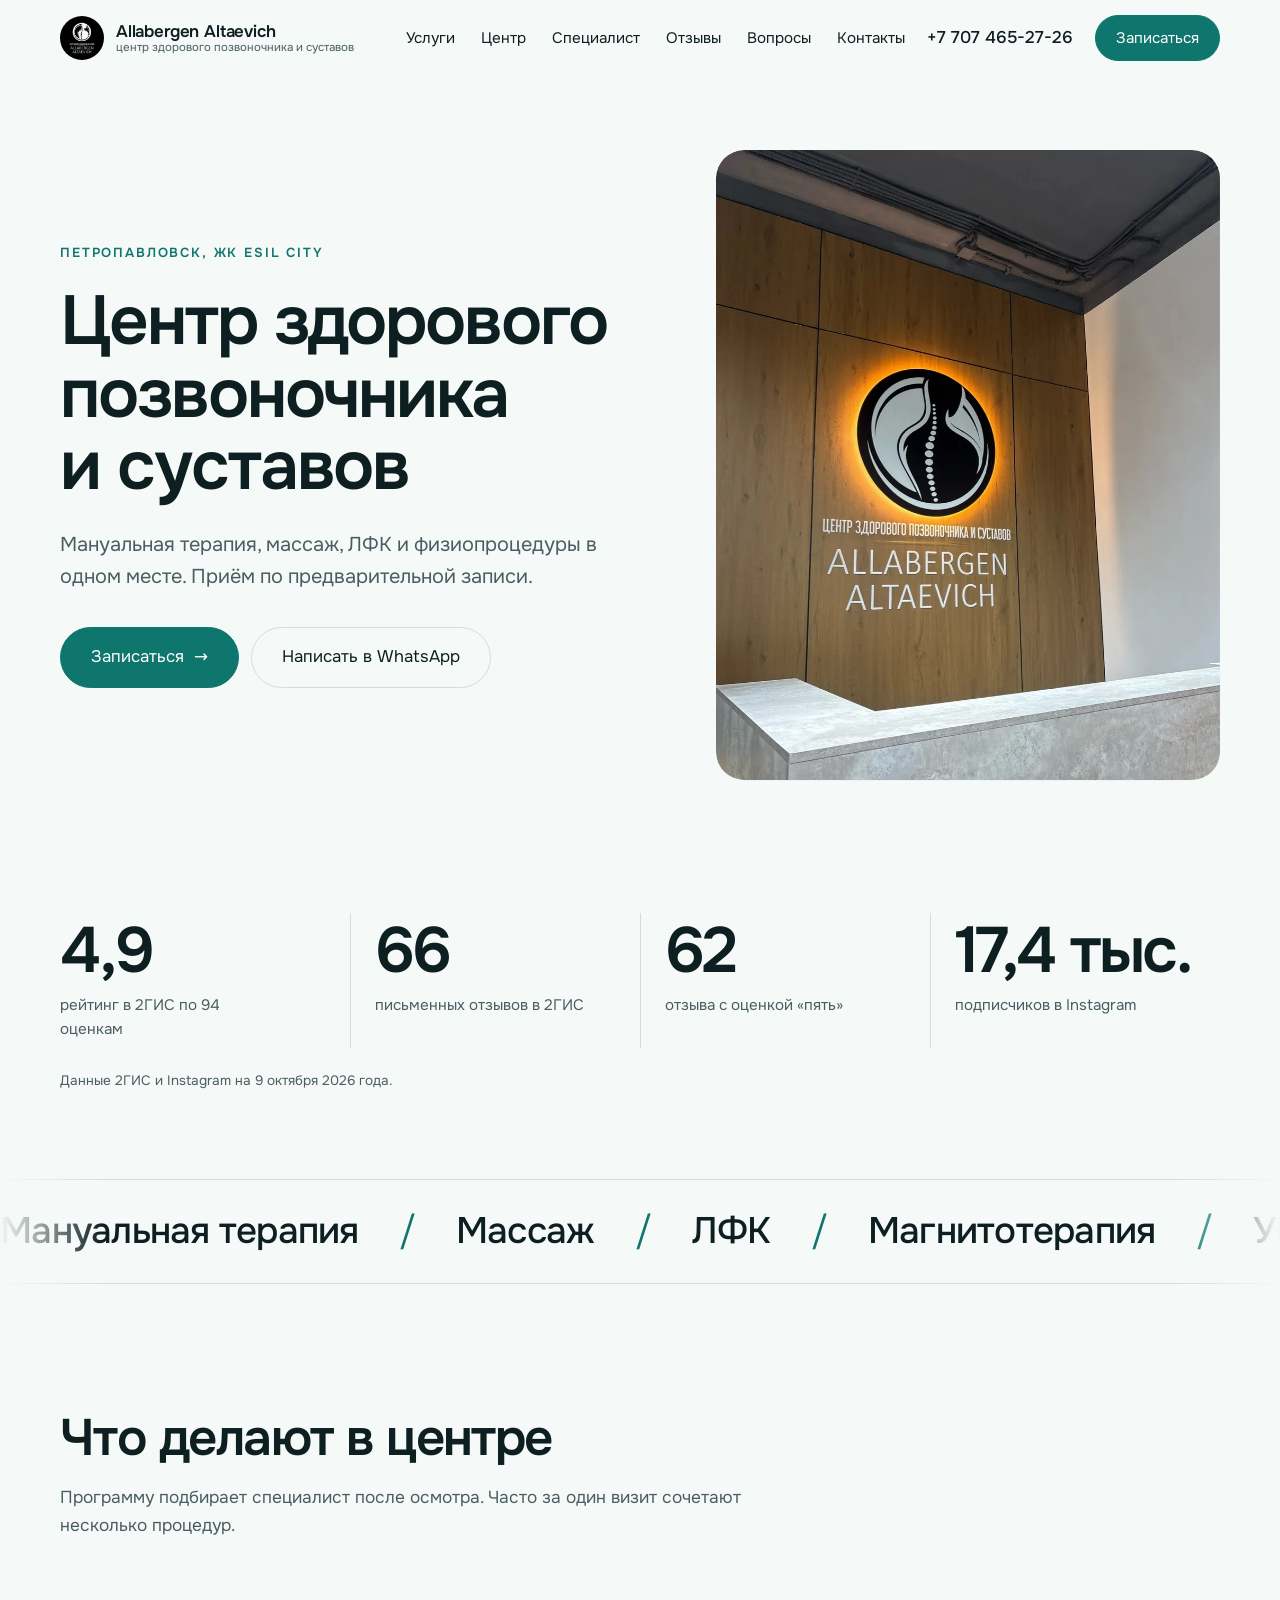
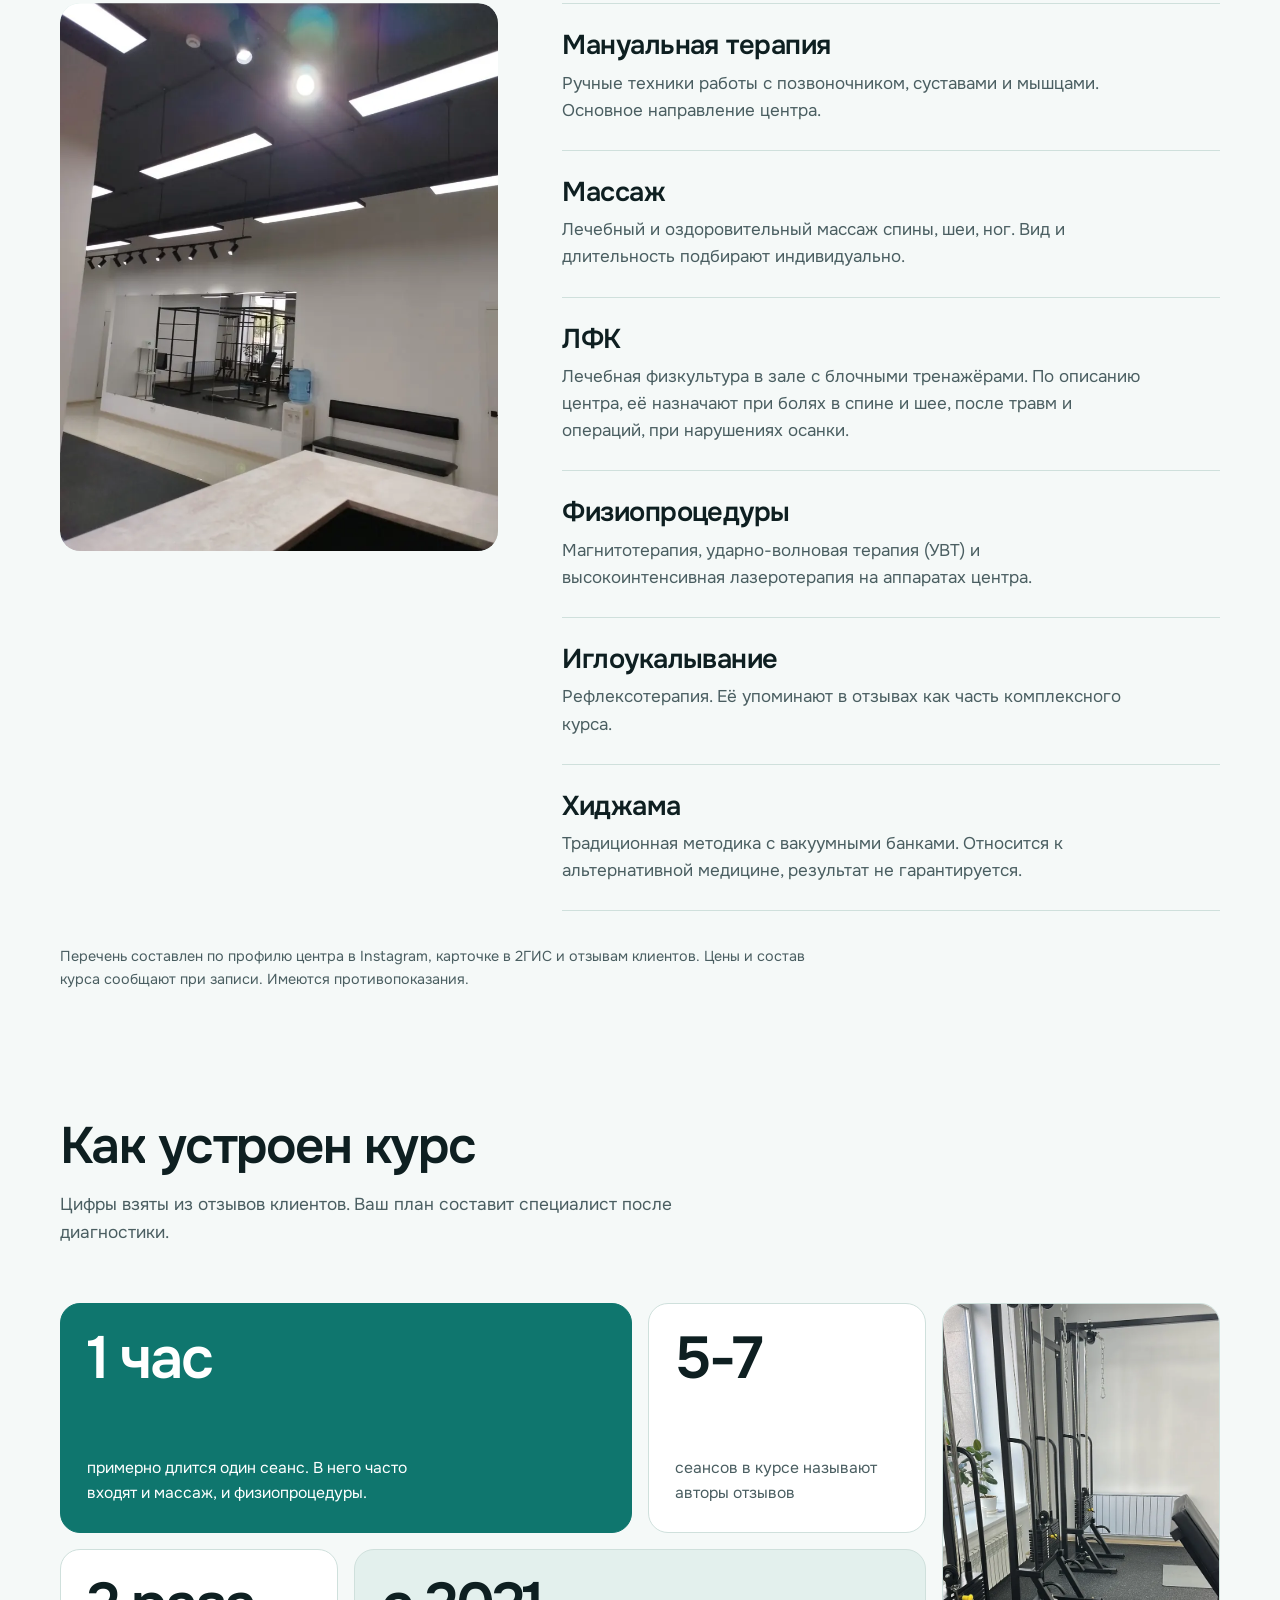
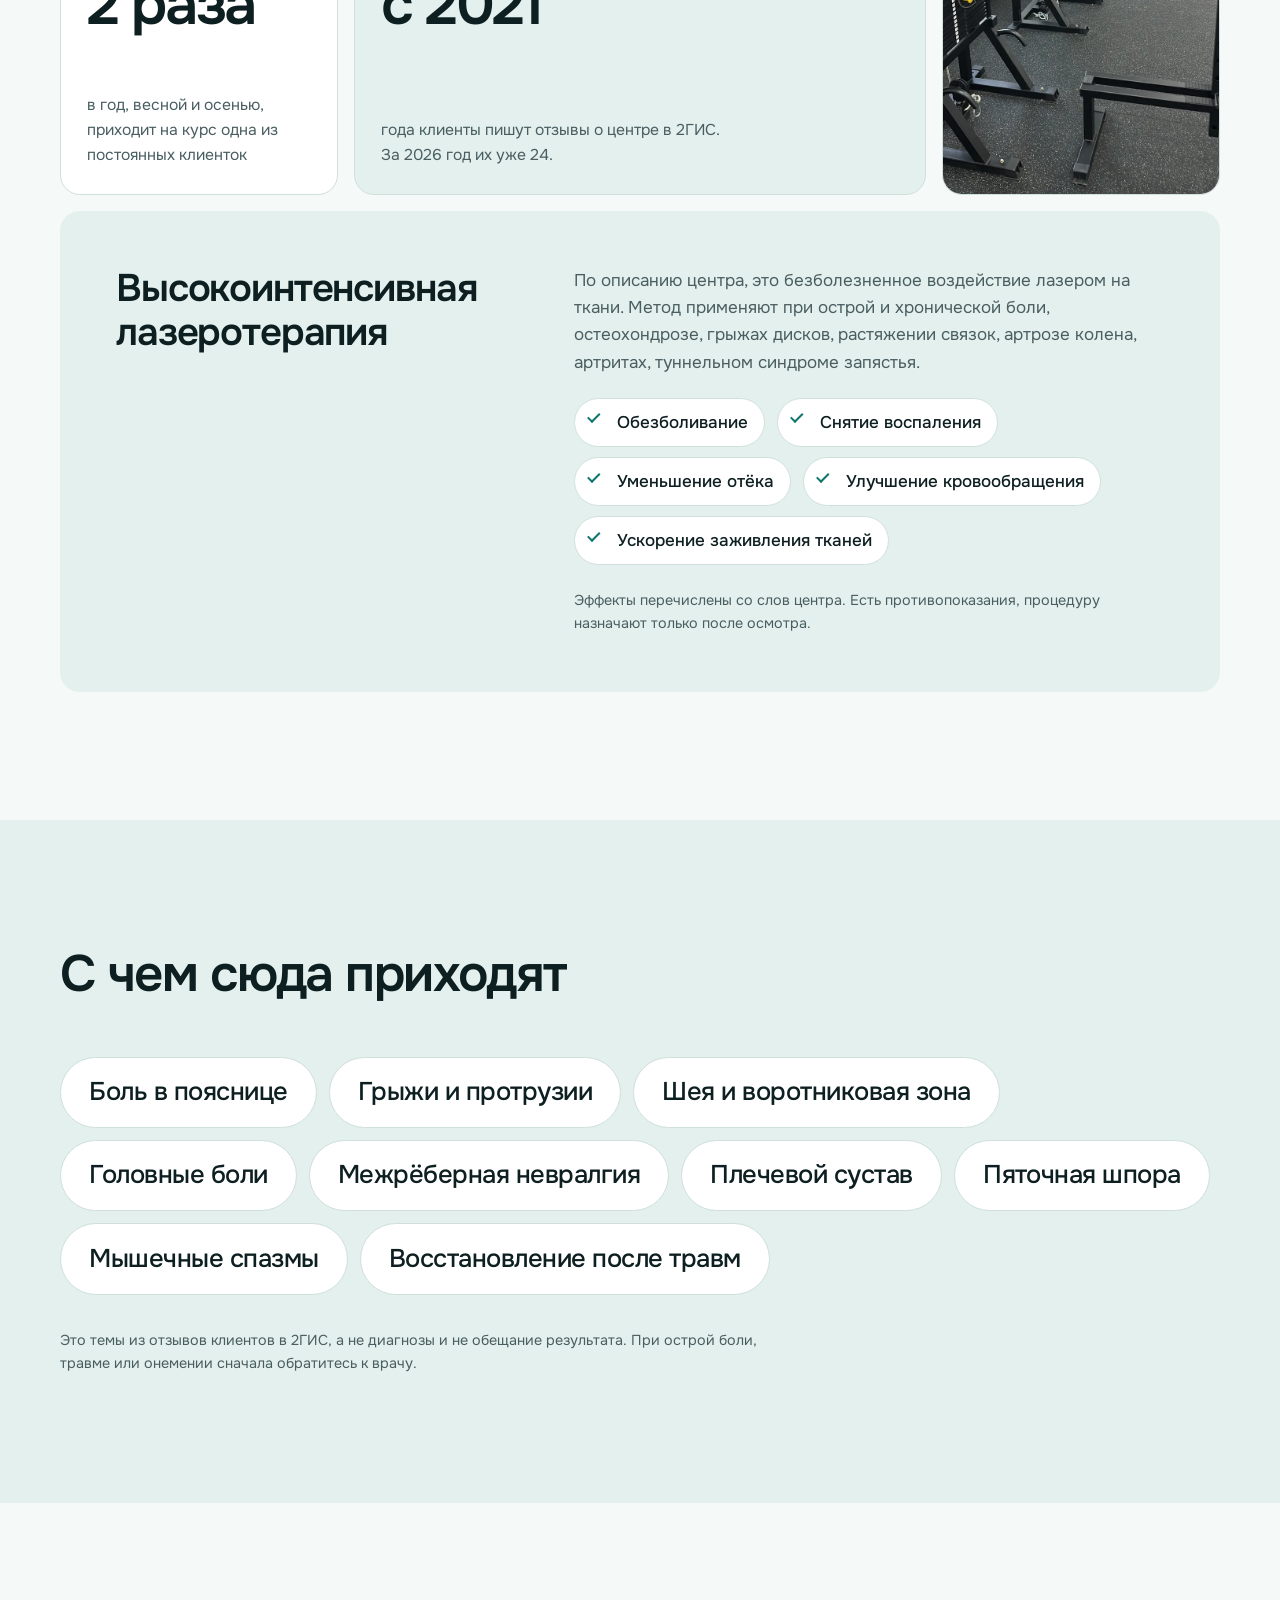
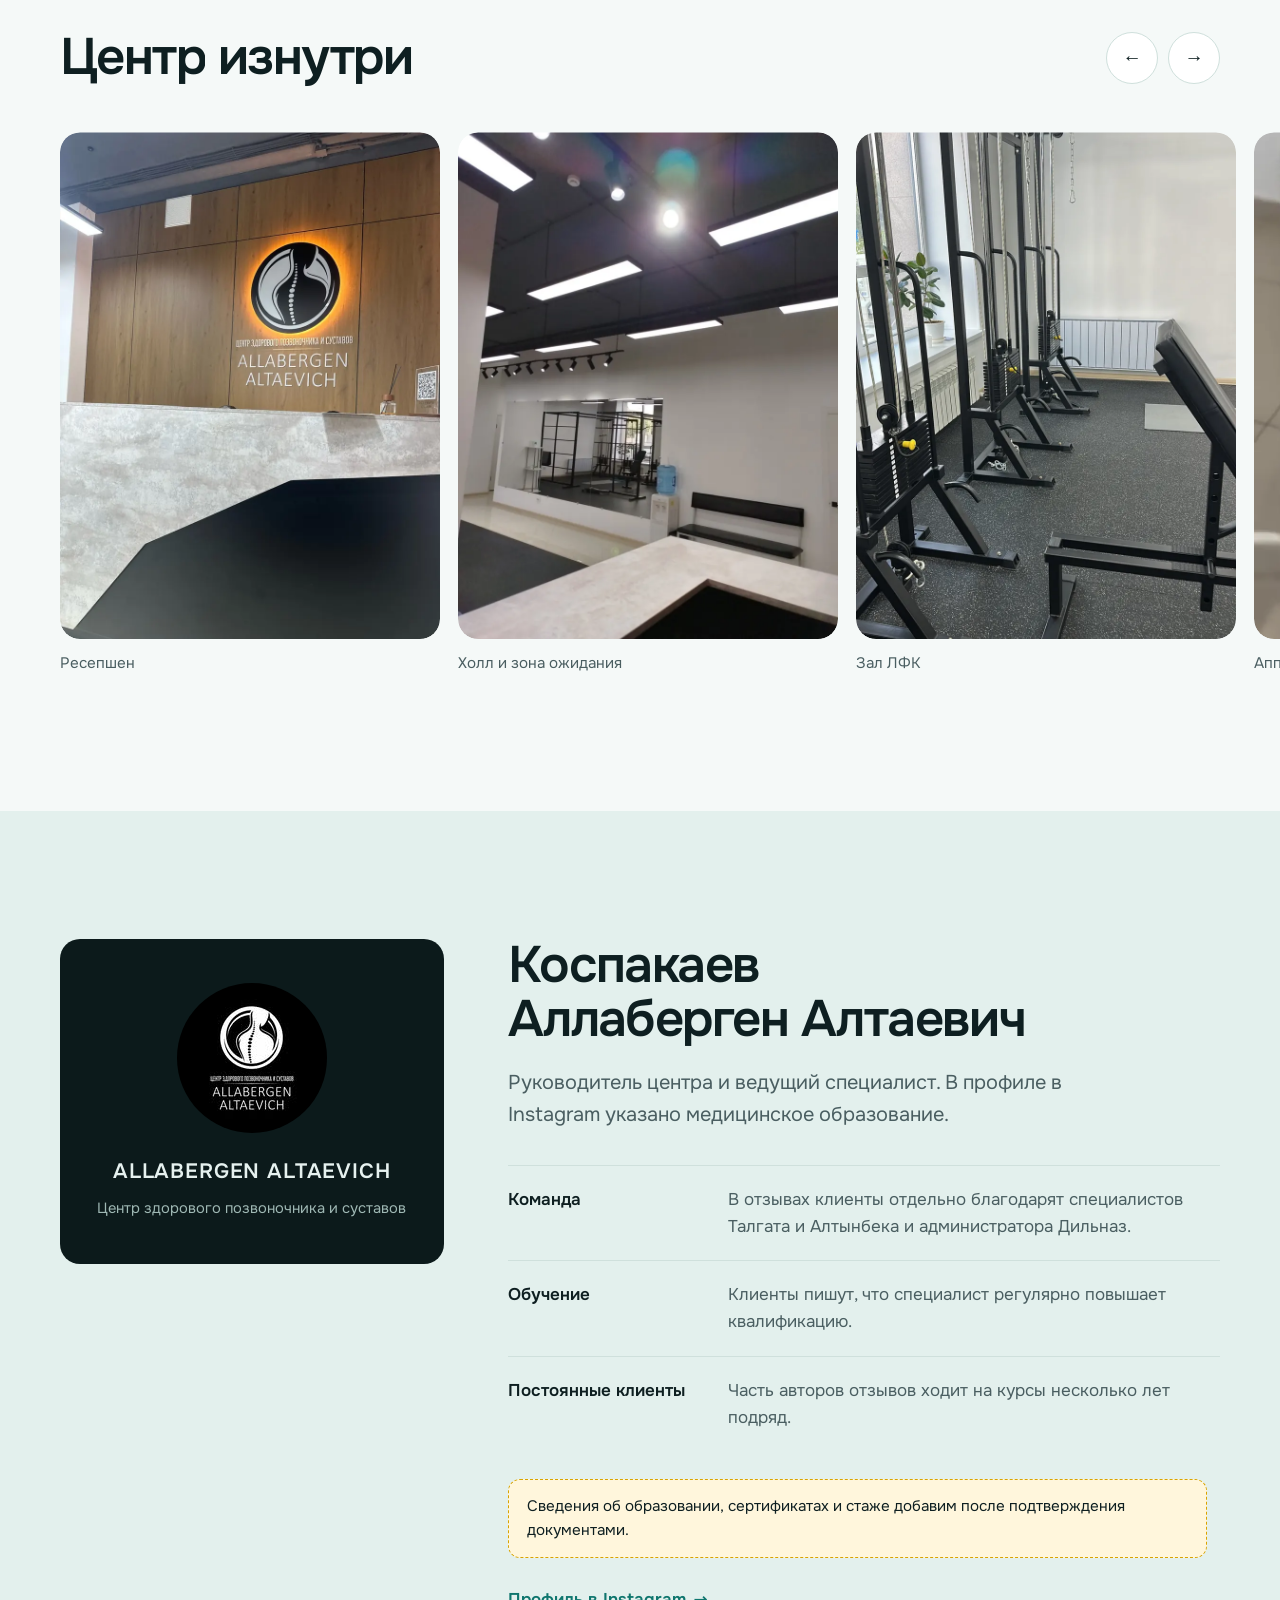
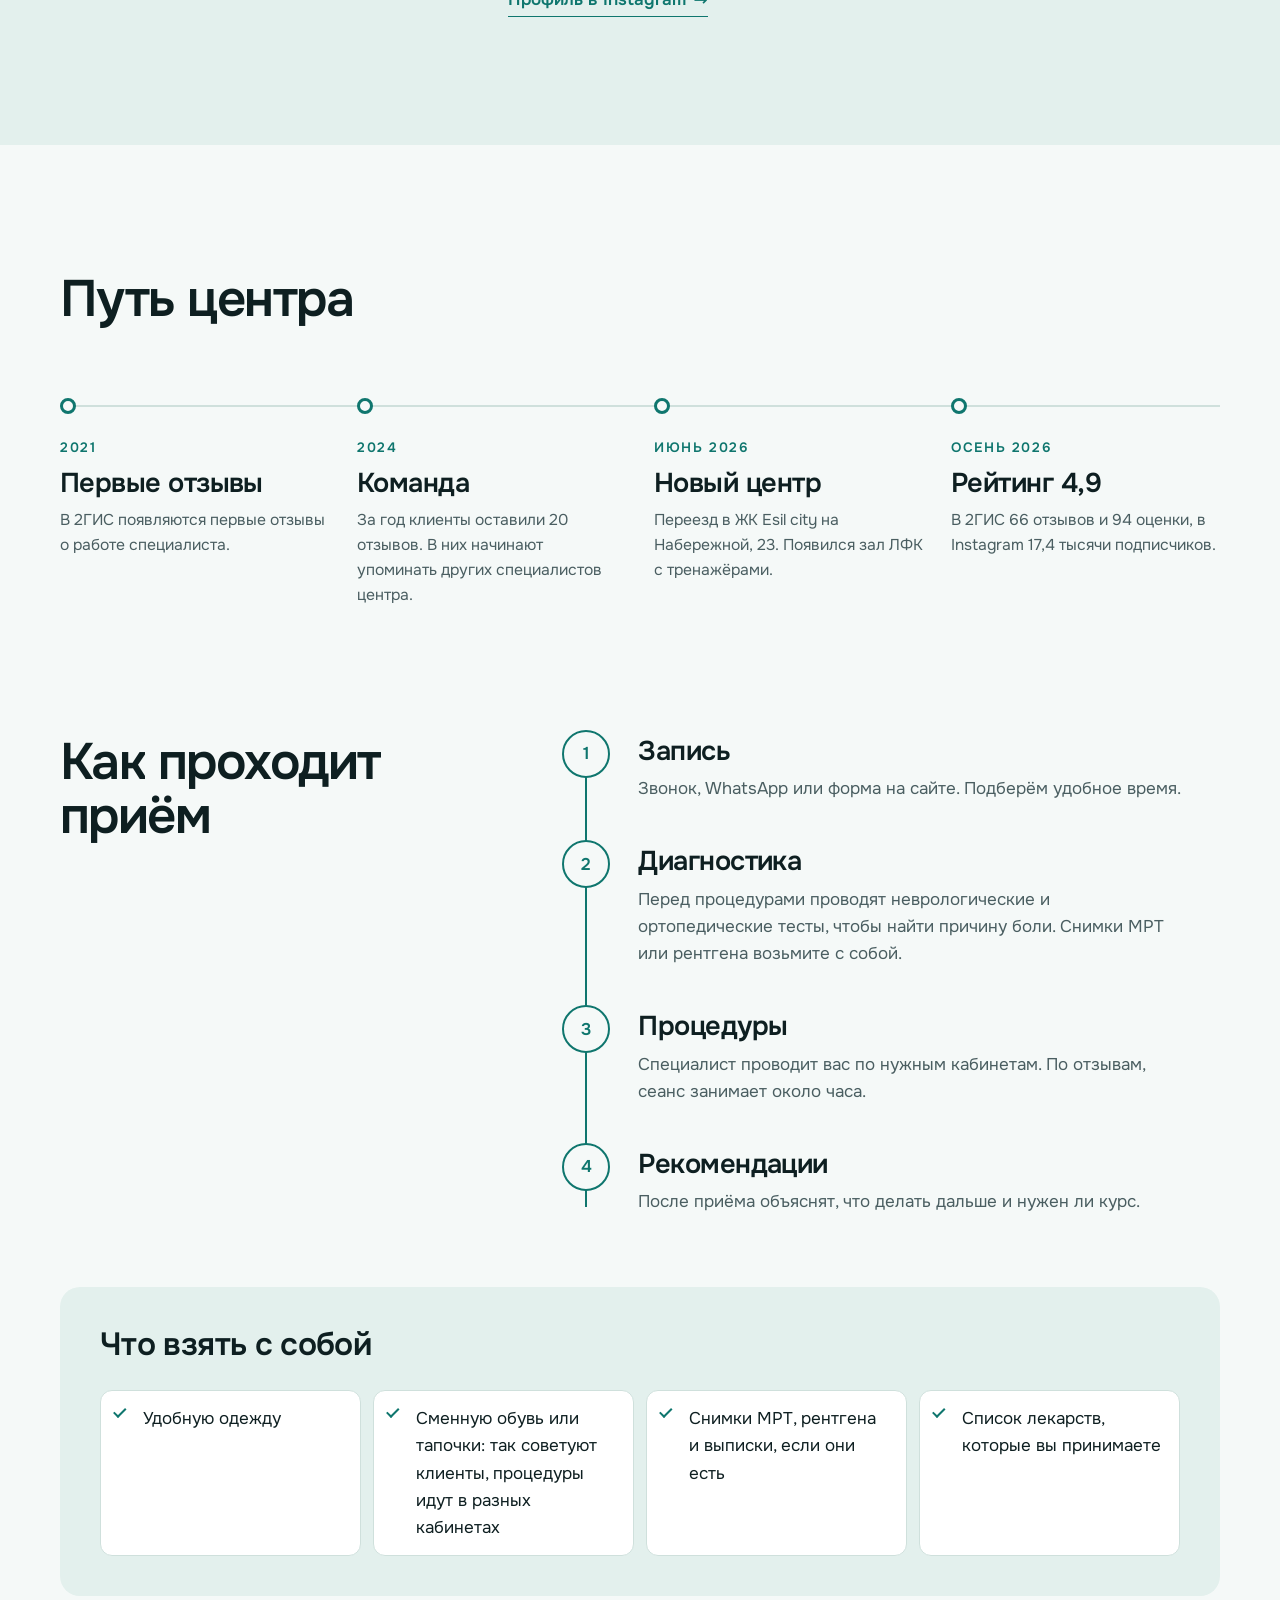
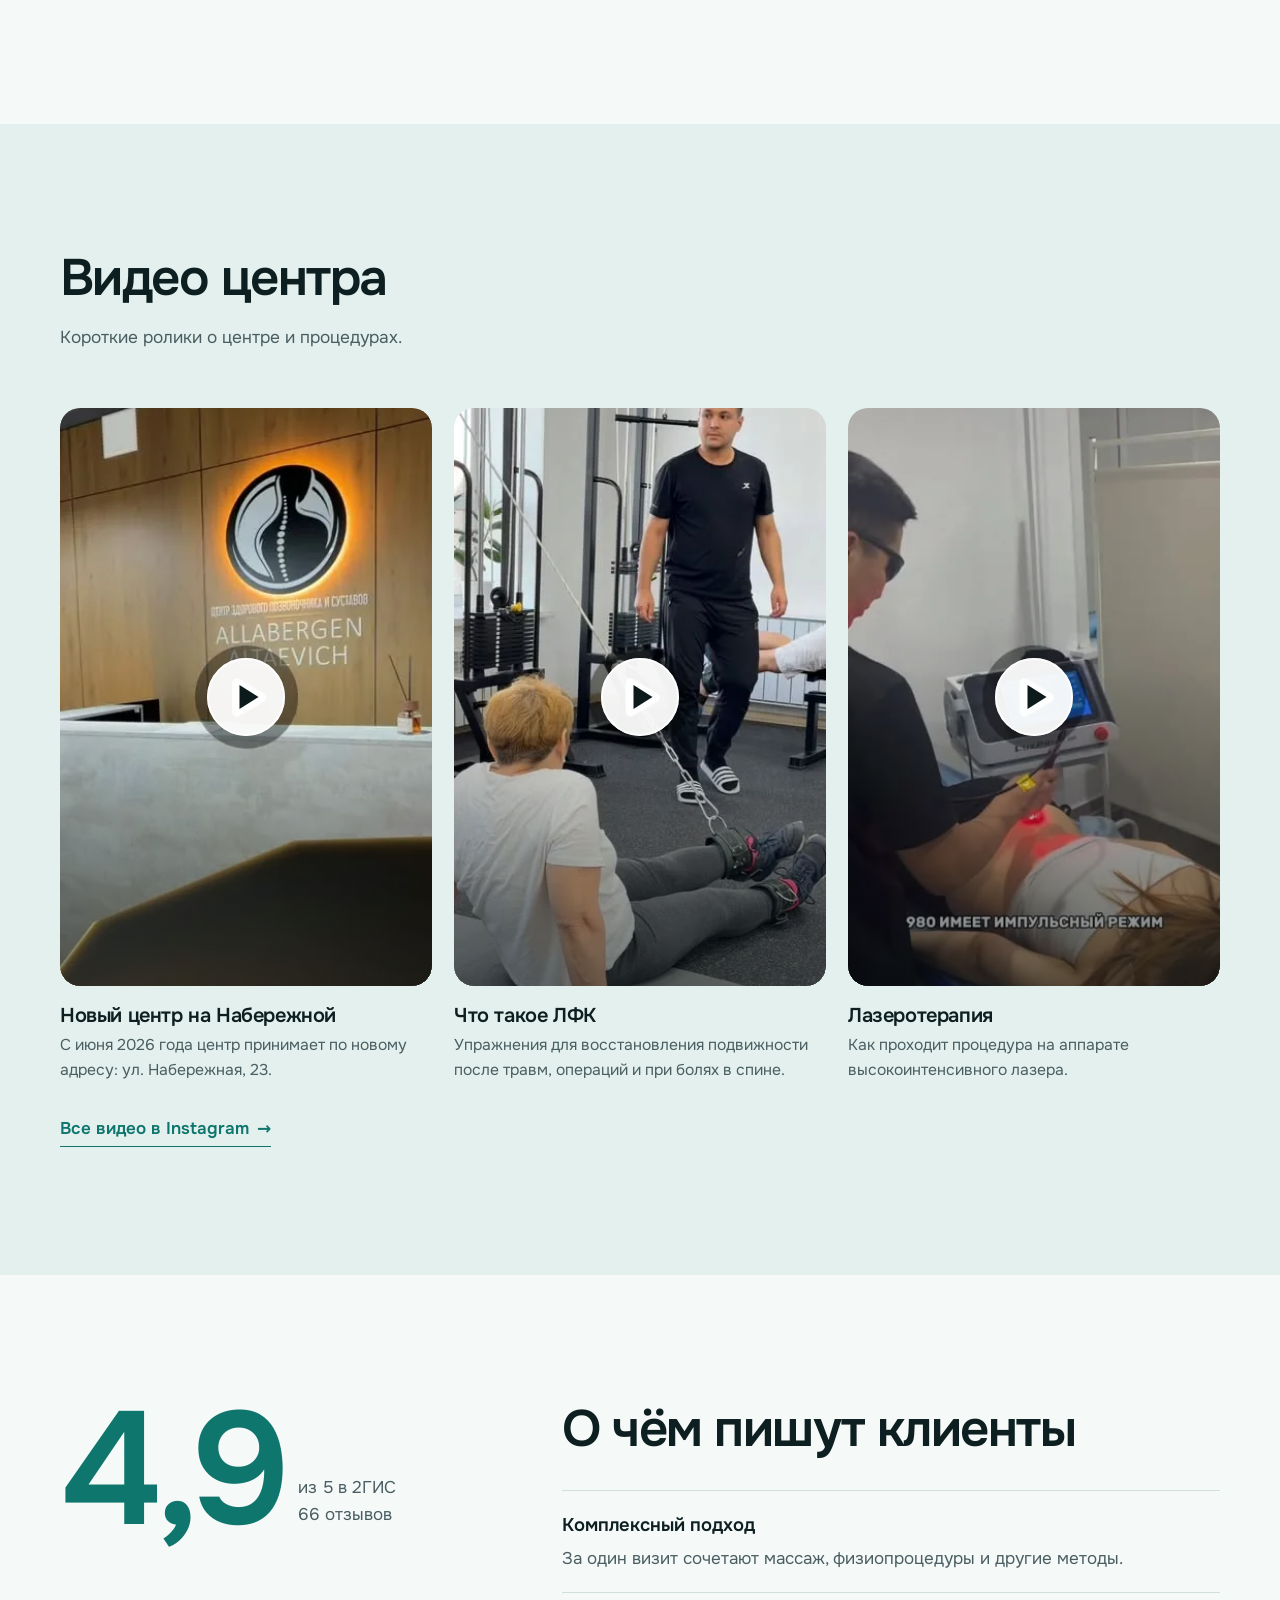
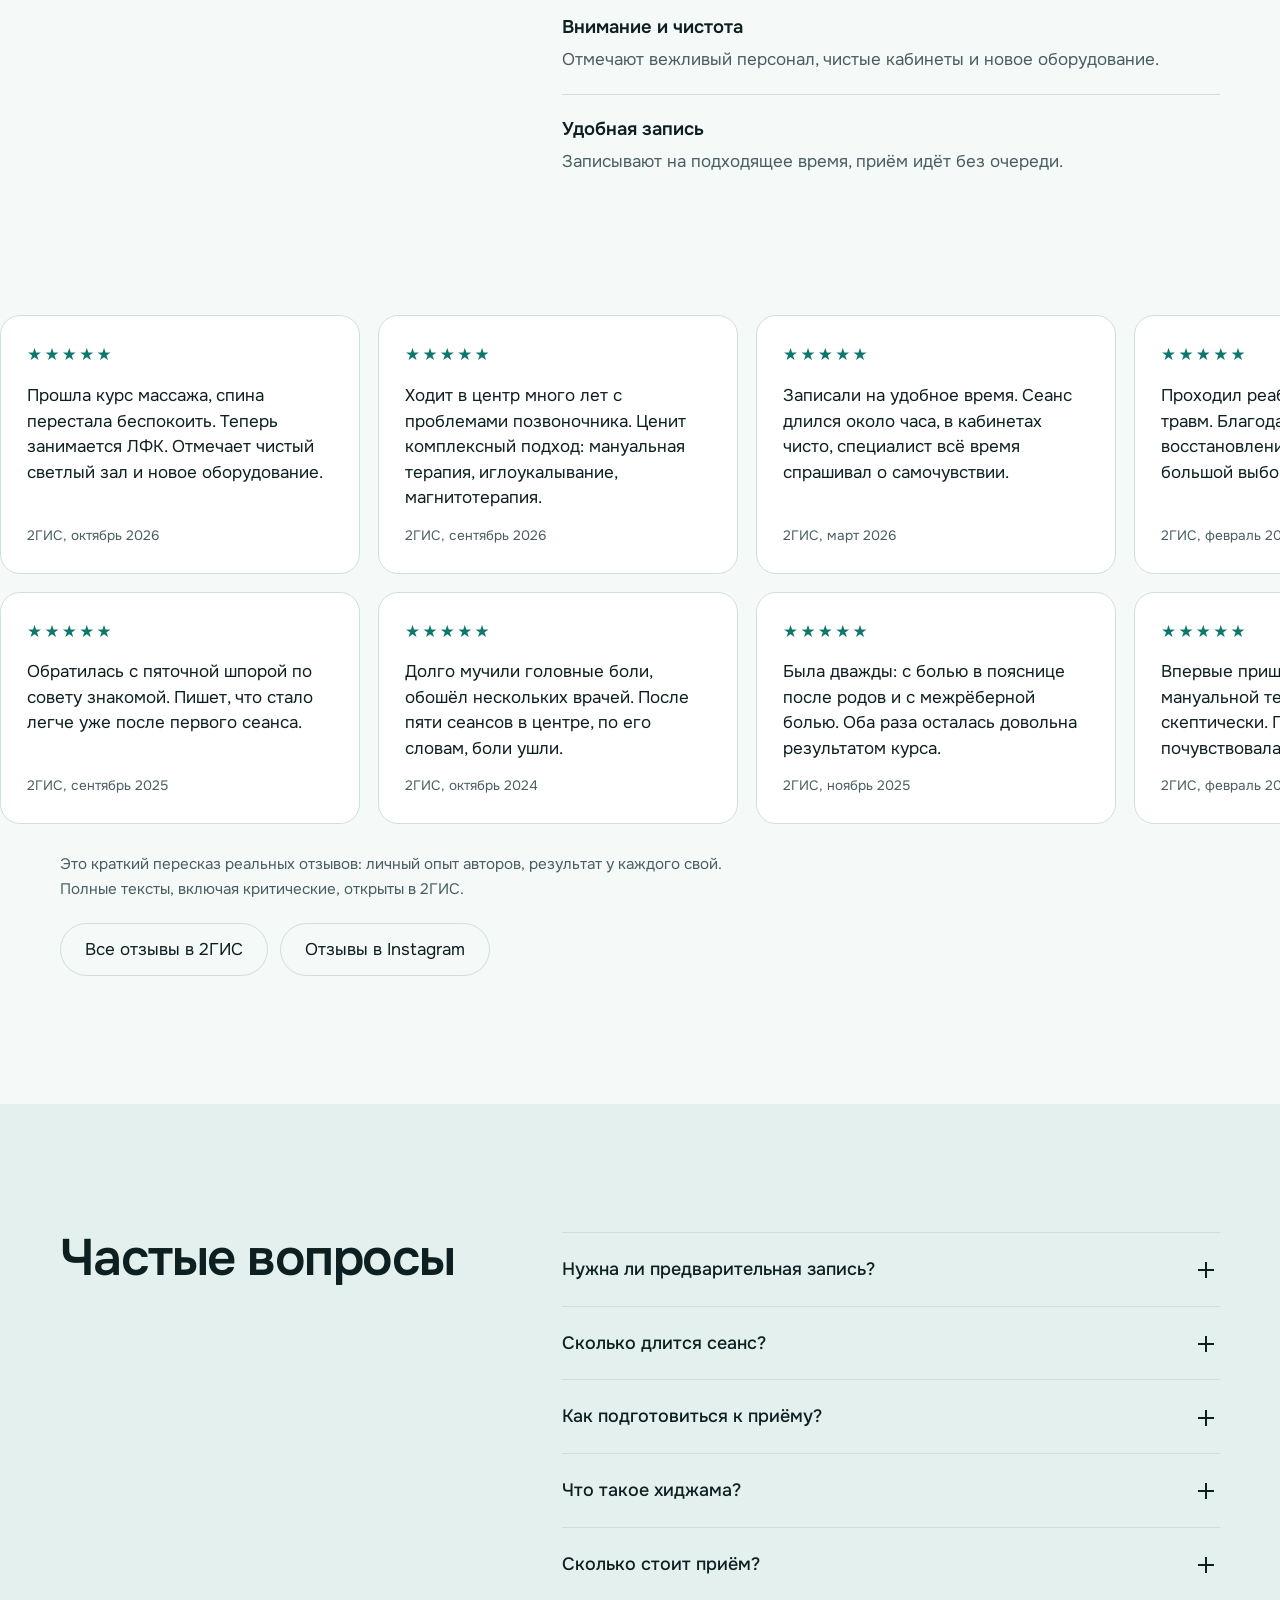
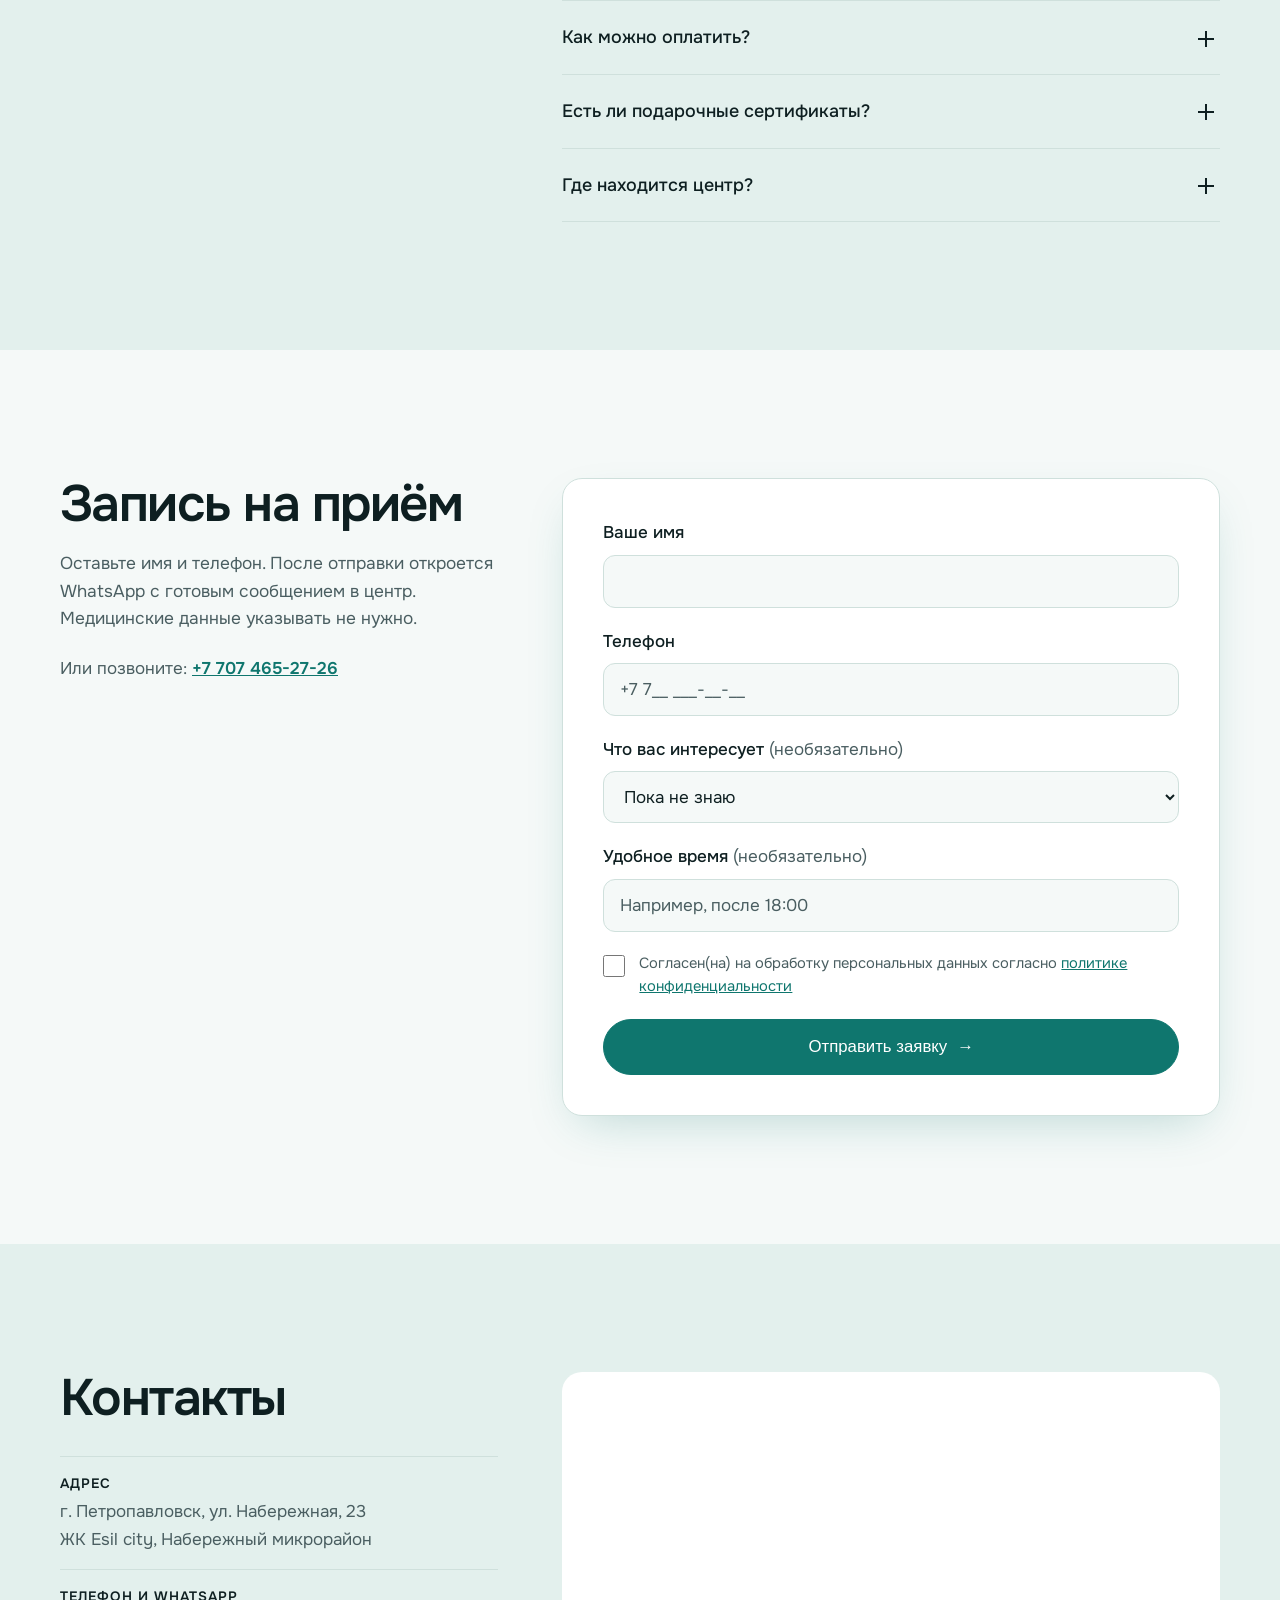
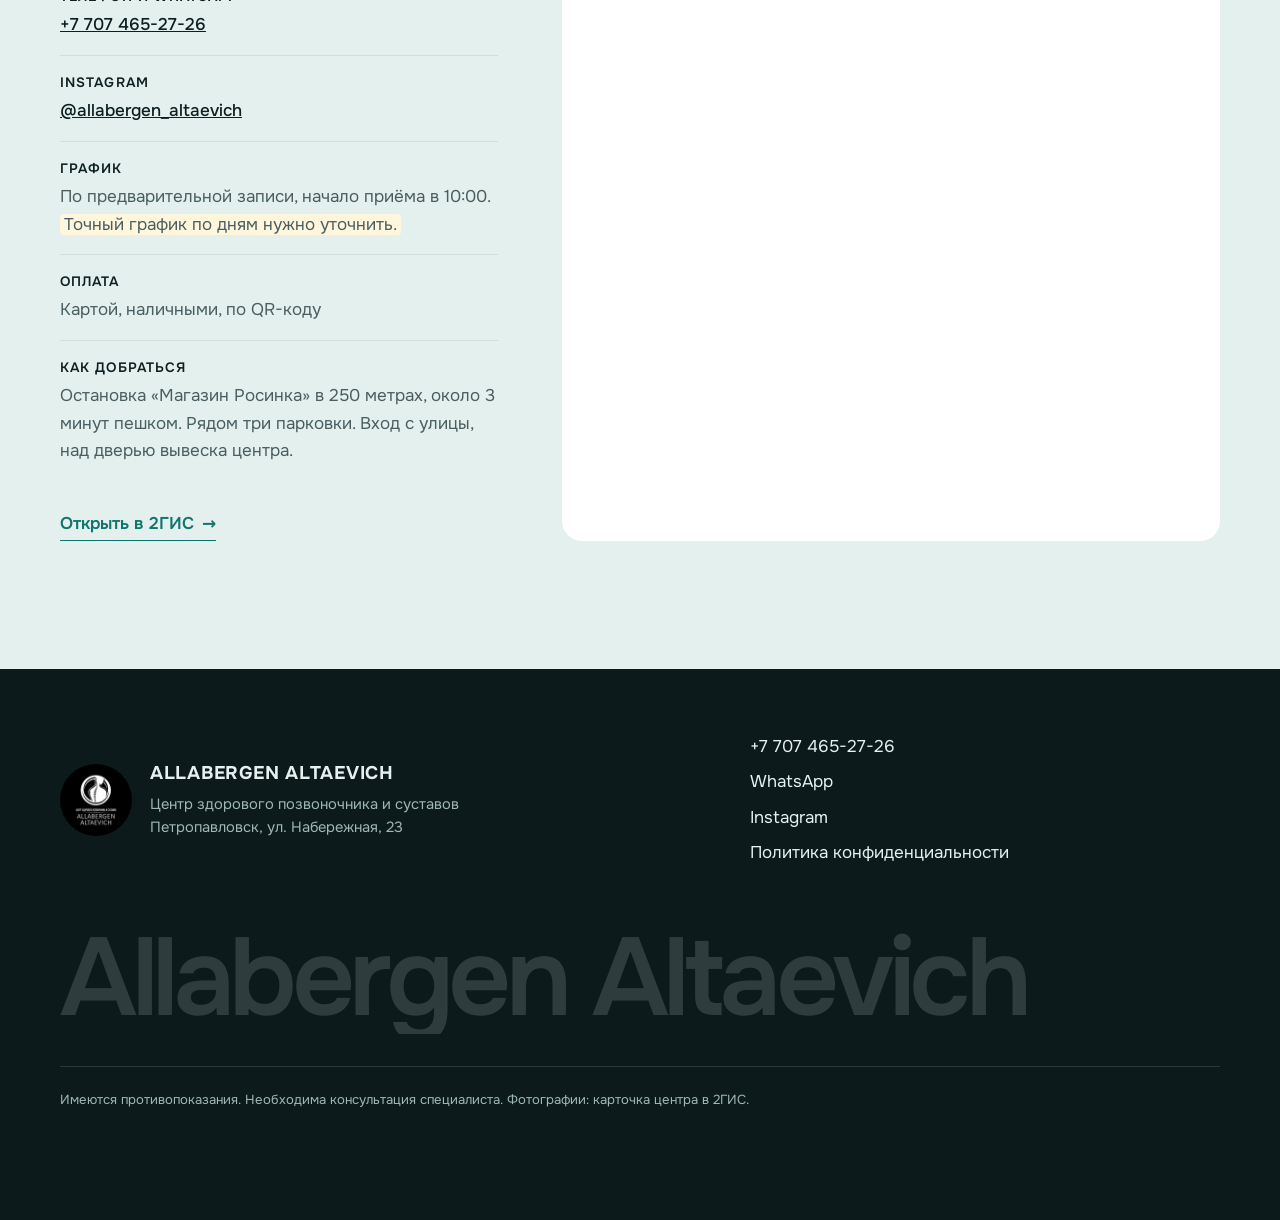
<file: index.html>
<!doctype html>
<html lang="ru">
<head>
<meta charset="utf-8">
<meta name="viewport" content="width=device-width, initial-scale=1">
<title>Allabergen Altaevich: мануальная терапия, массаж, ЛФК в Петропавловске</title>
<meta name="description" content="Центр здорового позвоночника и суставов Allabergen Altaevich в Петропавловске. Мануальная терапия, массаж, ЛФК, физиопроцедуры, хиджама. ЖК Esil city, ул. Набережная, 23. Запись: +7 707 465-27-26.">
<link rel="canonical" href="https://allabergen.vercel.app/">
<meta name="theme-color" content="#0f766e">
<meta property="og:type" content="website">
<meta property="og:locale" content="ru_RU">
<meta property="og:title" content="Allabergen Altaevich: центр здорового позвоночника и суставов">
<meta property="og:description" content="Мануальная терапия, массаж, ЛФК и физиопроцедуры в Петропавловске. Приём по записи.">
<meta property="og:url" content="https://allabergen.vercel.app/">
<meta property="og:image" content="https://allabergen.vercel.app/images/og.jpg">
<link rel="icon" href="images/logo.jpg" type="image/jpeg">
<link rel="preload" href="fonts/onest-cyr.woff2" as="font" type="font/woff2" crossorigin>
<link rel="preload" href="images/reception.webp" as="image" fetchpriority="high">
<link rel="stylesheet" href="style.css">
<script>document.documentElement.classList.add("js");try{if(sessionStorage.getItem("seen"))document.documentElement.classList.add("no-intro");sessionStorage.setItem("seen","1")}catch(e){}</script>

<script type="application/ld+json">
{
  "@context": "https://schema.org",
  "@type": ["MedicalBusiness", "LocalBusiness"],
  "name": "Allabergen Altaevich, центр здорового позвоночника и суставов",
  "alternateName": "Allabergen, кабинет массажа и мануальной терапии",
  "url": "https://allabergen.vercel.app/",
  "logo": "https://allabergen.vercel.app/images/logo.jpg",
  "image": "https://allabergen.vercel.app/images/og.jpg",
  "telephone": "+77074652726",
  "sameAs": ["https://www.instagram.com/allabergen_altaevich/", "https://2gis.kz/petropavlovsk/firm/70000001054442229"],
  "paymentAccepted": "Банковская карта, наличные, QR-код",
  "address": {
    "@type": "PostalAddress",
    "streetAddress": "улица Набережная, 23 (ЖК Esil city)",
    "addressLocality": "Петропавловск",
    "postalCode": "150000",
    "addressCountry": "KZ"
  }
}
</script>
</head>
<body>
<a class="skip" href="#main">Перейти к содержимому</a>
<div class="intro" aria-hidden="true"><img src="images/logo.jpg" alt="" width="150" height="150"></div>
<div class="progress" aria-hidden="true"></div>
<nav class="spine" id="spine" aria-label="Разделы страницы"></nav>
<div id="top-sentinel" aria-hidden="true"></div>

<header class="header" id="header">
  <div class="wrap header__in">
    <a class="logo" href="#top" aria-label="Allabergen Altaevich, на главную">
      <img src="images/logo.jpg" alt="" width="44" height="44">
      <span>Allabergen Altaevich<small>центр здорового позвоночника и суставов</small></span>
    </a>
    <nav class="nav" id="nav" aria-label="Основное меню">
      <a href="#services">Услуги</a>
      <a href="#center">Центр</a>
      <a href="#specialist">Специалист</a>
      <a href="#reviews">Отзывы</a>
      <a href="#faq">Вопросы</a>
      <a href="#contacts">Контакты</a>
    </nav>
    <a class="header__tel" href="tel:+77074652726">+7 707 465-27-26</a>
    <a class="btn btn--sm header__cta" href="#booking">Записаться</a>
    <button class="burger" id="burger" aria-expanded="false" aria-controls="nav" aria-label="Открыть меню"><span></span><span></span></button>
  </div>
</header>

<main id="main">

<section class="hero" id="top">
  <div class="wrap hero__in">
    <div class="hero__text">
      <p class="eyebrow hero__a" style="--d:0">Петропавловск, ЖК Esil city</p>
      <h1 id="h1">Центр здорового позвоночника и суставов</h1>
      <p class="lead hero__a" style="--d:5">Мануальная терапия, массаж, ЛФК и физиопроцедуры в одном месте. Приём по предварительной записи.</p>
      <div class="hero__btns hero__a" style="--d:6">
        <a class="btn btn--lg" href="#booking"><span>Записаться</span><i aria-hidden="true">→</i></a>
        <a class="btn btn--lg btn--ghost" href="https://wa.me/77074652726" target="_blank" rel="noopener">Написать в WhatsApp</a>
      </div>
    </div>
    <figure class="hero__photo">
      <img src="images/reception.webp" alt="Ресепшен центра: подсвеченный логотип Allabergen Altaevich на стене" width="1000" height="1333" fetchpriority="high">
    </figure>
  </div>
</section>

<section class="stats" aria-label="Центр в цифрах">
  <div class="wrap">
    <ul class="stats__list">
      <li data-reveal><strong data-count="4.9" data-dec="1">4,9</strong><span>рейтинг в 2ГИС по 94 оценкам</span></li>
      <li data-reveal><strong data-count="66">66</strong><span>письменных отзывов в 2ГИС</span></li>
      <li data-reveal><strong data-count="62">62</strong><span>отзыва с оценкой «пять»</span></li>
      <li data-reveal><strong data-count="17.4" data-dec="1" data-suffix=" тыс.">17,4 тыс.</strong><span>подписчиков в Instagram</span></li>
    </ul>
    <p class="stats__note">Данные 2ГИС и Instagram на 9 октября 2026 года.</p>
  </div>
</section>

<div class="marquee" aria-hidden="true">
  <div class="marquee__track">
    <span>Мануальная терапия</span><span>Массаж</span><span>ЛФК</span><span>Магнитотерапия</span><span>УВТ</span><span>Лазеротерапия</span><span>Иглоукалывание</span><span>Хиджама</span>
    <span>Мануальная терапия</span><span>Массаж</span><span>ЛФК</span><span>Магнитотерапия</span><span>УВТ</span><span>Лазеротерапия</span><span>Иглоукалывание</span><span>Хиджама</span>
  </div>
</div>

<section class="sec" id="services">
  <div class="wrap">
    <h2 data-reveal>Что делают в центре</h2>
    <p class="sec__sub" data-reveal>Программу подбирает специалист после осмотра. Часто за один визит сочетают несколько процедур.</p>
    <div class="svc">
      <div class="svc__media" aria-hidden="true" data-reveal data-clip>
        <img class="is-on" data-key="hall" src="images/hall2.webp" alt="" width="800" height="1066" loading="lazy">
        <img data-key="gym" src="images/gym.webp" alt="" width="800" height="1422" loading="lazy">
        <img data-key="device" src="images/device.webp" alt="" width="800" height="1413" loading="lazy">
        <img data-key="reception" src="images/reception2.webp" alt="" width="800" height="1066" loading="lazy">
      </div>
      <ul class="svc__list">
        <li data-reveal data-img="reception" tabindex="0">
          <h3>Мануальная терапия</h3>
          <p>Ручные техники работы с позвоночником, суставами и мышцами. Основное направление центра.</p>
        </li>
        <li data-reveal data-img="hall" tabindex="0">
          <h3>Массаж</h3>
          <p>Лечебный и оздоровительный массаж спины, шеи, ног. Вид и длительность подбирают индивидуально.</p>
        </li>
        <li data-reveal data-img="gym" tabindex="0">
          <h3>ЛФК</h3>
          <p>Лечебная физкультура в зале с блочными тренажёрами. По описанию центра, её назначают при болях в спине и шее, после травм и операций, при нарушениях осанки.</p>
        </li>
        <li data-reveal data-img="device" tabindex="0">
          <h3>Физиопроцедуры</h3>
          <p>Магнитотерапия, ударно-волновая терапия (УВТ) и высокоинтенсивная лазеротерапия на аппаратах центра.</p>
        </li>
        <li data-reveal data-img="hall" tabindex="0">
          <h3>Иглоукалывание</h3>
          <p>Рефлексотерапия. Её упоминают в отзывах как часть комплексного курса.</p>
        </li>
        <li data-reveal data-img="reception" tabindex="0">
          <h3>Хиджама</h3>
          <p>Традиционная методика с вакуумными банками. Относится к альтернативной медицине, результат не гарантируется.</p>
        </li>
      </ul>
    </div>
    <p class="disclaimer" data-reveal>Перечень составлен по профилю центра в Instagram, карточке в 2ГИС и отзывам клиентов. Цены и состав курса сообщают при записи. Имеются противопоказания.</p>
  </div>
</section>

<section class="sec sec--flush" id="course">
  <div class="wrap">
    <h2 data-reveal>Как устроен курс</h2>
    <p class="sec__sub" data-reveal>Цифры взяты из отзывов клиентов. Ваш план составит специалист после диагностики.</p>
    <ul class="bento">
      <li class="bento__a" data-reveal><strong>1 час</strong><span>примерно длится один сеанс. В него часто входят и массаж, и физиопроцедуры.</span></li>
      <li class="bento__b" data-reveal><strong>5-7</strong><span>сеансов в курсе называют авторы отзывов</span></li>
      <li class="bento__c" data-reveal data-clip><img src="images/gym.webp" alt="Блочные тренажёры в зале ЛФК" width="800" height="1422" loading="lazy"></li>
      <li class="bento__d" data-reveal><strong>2 раза</strong><span>в год, весной и осенью, приходит на курс одна из постоянных клиенток</span></li>
      <li class="bento__e" data-reveal><strong>с 2021</strong><span>года клиенты пишут отзывы о центре в 2ГИС. За 2026 год их уже 24.</span></li>
    </ul>

    <div class="feature">
      <div class="feature__text">
        <h3 data-reveal>Высокоинтенсивная лазеротерапия</h3>
      </div>
      <div class="feature__text">
        <p data-reveal>По описанию центра, это безболезненное воздействие лазером на ткани. Метод применяют при острой и хронической боли, остеохондрозе, грыжах дисков, растяжении связок, артрозе колена, артритах, туннельном синдроме запястья.</p>
        <ul class="ticks">
          <li data-reveal>Обезболивание</li>
          <li data-reveal>Снятие воспаления</li>
          <li data-reveal>Уменьшение отёка</li>
          <li data-reveal>Улучшение кровообращения</li>
          <li data-reveal>Ускорение заживления тканей</li>
        </ul>
        <p class="disclaimer" data-reveal>Эффекты перечислены со слов центра. Есть противопоказания, процедуру назначают только после осмотра.</p>
      </div>
    </div>
  </div>
</section>

<section class="sec sec--tint" id="help">
  <div class="wrap help">
    <h2 data-reveal>С чем сюда приходят</h2>
    <ul class="chips">
      <li>Боль в пояснице</li>
      <li>Грыжи и протрузии</li>
      <li>Шея и воротниковая зона</li>
      <li>Головные боли</li>
      <li>Межрёберная невралгия</li>
      <li>Плечевой сустав</li>
      <li>Пяточная шпора</li>
      <li>Мышечные спазмы</li>
      <li>Восстановление после травм</li>
    </ul>
    <p class="disclaimer" data-reveal>Это темы из отзывов клиентов в 2ГИС, а не диагнозы и не обещание результата. При острой боли, травме или онемении сначала обратитесь к врачу.</p>
  </div>
</section>

<section class="sec" id="center">
  <div class="wrap gal__head">
    <h2 data-reveal>Центр изнутри</h2>
    <div class="gal__nav" data-reveal>
      <button type="button" id="gal-prev" aria-label="Предыдущее фото">←</button>
      <button type="button" id="gal-next" aria-label="Следующее фото">→</button>
    </div>
  </div>
  <div class="gal" id="gal" tabindex="0" aria-label="Фотографии центра, листайте в сторону">
    <figure data-reveal><button type="button" class="gal__btn"><img src="images/reception2.webp" alt="Ресепшен центра с логотипом на деревянной стене" width="800" height="1066" loading="lazy"></button><figcaption>Ресепшен</figcaption></figure>
    <figure data-reveal><button type="button" class="gal__btn"><img src="images/hall2.webp" alt="Светлый холл центра с зеркалом и зоной ожидания" width="800" height="1066" loading="lazy"></button><figcaption>Холл и зона ожидания</figcaption></figure>
    <figure data-reveal><button type="button" class="gal__btn"><img src="images/gym.webp" alt="Зал ЛФК с блочными тренажёрами у окна" width="800" height="1422" loading="lazy"></button><figcaption>Зал ЛФК</figcaption></figure>
    <figure data-reveal><button type="button" class="gal__btn"><img src="images/device.webp" alt="Экран аппарата магнитотерапии Physio Magneto" width="800" height="1413" loading="lazy"></button><figcaption>Аппарат магнитотерапии</figcaption></figure>
    <figure data-reveal><button type="button" class="gal__btn"><img src="images/entrance.webp" alt="Вход в центр с улицы, вывеска Allabergen Altaevich над дверью" width="800" height="1066" loading="lazy"></button><figcaption>Вход с улицы</figcaption></figure>
  </div>
</section>

<section class="sec sec--tint" id="specialist">
  <div class="wrap spec">
    <div class="spec__card" data-reveal>
      <img src="images/logo.jpg" alt="Логотип центра Allabergen Altaevich" width="150" height="150" loading="lazy">
      <strong>Allabergen Altaevich</strong>
      <span>Центр здорового позвоночника и суставов</span>
    </div>
    <div class="spec__text">
      <h2 data-reveal>Коспакаев Аллаберген Алтаевич</h2>
      <p class="lead" data-reveal>Руководитель центра и ведущий специалист. В профиле в Instagram указано медицинское образование.</p>
      <ul class="spec__facts">
        <li data-reveal><strong>Команда</strong>В отзывах клиенты отдельно благодарят специалистов Талгата и Алтынбека и администратора Дильназ.</li>
        <li data-reveal><strong>Обучение</strong>Клиенты пишут, что специалист регулярно повышает квалификацию.</li>
        <li data-reveal><strong>Постоянные клиенты</strong>Часть авторов отзывов ходит на курсы несколько лет подряд.</li>
      </ul>
      <!-- ЗАМЕНИТЬ: образование (учебное заведение, год), сертификаты, стаж. Только после проверки документов. -->
      <p class="placeholder" data-reveal>Сведения об образовании, сертификатах и стаже добавим после подтверждения документами.</p>
      <a class="link-arrow" data-reveal href="https://www.instagram.com/allabergen_altaevich/" target="_blank" rel="noopener">Профиль в Instagram <i aria-hidden="true">→</i></a>
    </div>
  </div>
</section>

<section class="sec" id="history">
  <div class="wrap">
    <h2 data-reveal>Путь центра</h2>
    <ol class="tl">
      <li data-reveal><strong>2021</strong><h3>Первые отзывы</h3><p>В 2ГИС появляются первые отзывы о работе специалиста.</p></li>
      <li data-reveal><strong>2024</strong><h3>Команда</h3><p>За год клиенты оставили 20 отзывов. В них начинают упоминать других специалистов центра.</p></li>
      <li data-reveal><strong>Июнь 2026</strong><h3>Новый центр</h3><p>Переезд в ЖК Esil city на Набережной, 23. Появился зал ЛФК с тренажёрами.</p></li>
      <li data-reveal><strong>Осень 2026</strong><h3>Рейтинг 4,9</h3><p>В 2ГИС 66 отзывов и 94 оценки, в Instagram 17,4 тысячи подписчиков.</p></li>
    </ol>
  </div>
</section>

<section class="sec sec--flush" id="steps">
  <div class="wrap steps">
    <h2 data-reveal>Как проходит приём</h2>
    <ol class="steps__list">
      <li data-reveal><h3>Запись</h3><p>Звонок, WhatsApp или форма на сайте. Подберём удобное время.</p></li>
      <li data-reveal><h3>Диагностика</h3><p>Перед процедурами проводят неврологические и ортопедические тесты, чтобы найти причину боли. Снимки МРТ или рентгена возьмите с собой.</p></li>
      <li data-reveal><h3>Процедуры</h3><p>Специалист проводит вас по нужным кабинетам. По отзывам, сеанс занимает около часа.</p></li>
      <li data-reveal><h3>Рекомендации</h3><p>После приёма объяснят, что делать дальше и нужен ли курс.</p></li>
    </ol>
  </div>
  <div class="wrap">
    <div class="memo" data-reveal>
      <h3>Что взять с собой</h3>
      <ul class="ticks ticks--row">
        <li data-reveal>Удобную одежду</li>
        <li data-reveal>Сменную обувь или тапочки: так советуют клиенты, процедуры идут в разных кабинетах</li>
        <li data-reveal>Снимки МРТ, рентгена и выписки, если они есть</li>
        <li data-reveal>Список лекарств, которые вы принимаете</li>
      </ul>
    </div>
  </div>
</section>

<section class="sec sec--tint" id="video">
  <div class="wrap">
    <h2 data-reveal>Видео центра</h2>
    <p class="sec__sub" data-reveal>Короткие ролики о центре и процедурах.</p>
    <!-- Свой плеер: положите файл из data-file в папку videos/ и добавьте карточке атрибут data-ready. Без него карточка ведёт на ролик в Instagram. -->
    <div class="videos">
      <article class="vcard" data-reveal data-file="videos/center.mp4">
        <a class="vcard__media" href="https://www.instagram.com/reel/DZnTrMVoom4/" target="_blank" rel="noopener" aria-label="Смотреть ролик о новом центре">
          <img src="images/v-center.webp" alt="Ресепшен нового центра с логотипом" width="361" height="640" loading="lazy">
          <span class="vcard__play" aria-hidden="true"></span>
        </a>
        <h3>Новый центр на Набережной</h3>
        <p>С июня 2026 года центр принимает по новому адресу: ул. Набережная, 23.</p>
      </article>
      <article class="vcard" data-reveal data-file="videos/lfk.mp4">
        <a class="vcard__media" href="https://www.instagram.com/reel/DeKaZwBoCtW/" target="_blank" rel="noopener" aria-label="Смотреть ролик о ЛФК">
          <img src="images/v-lfk.webp" alt="Занятие ЛФК на блочном тренажёре под присмотром специалиста" width="360" height="640" loading="lazy">
          <span class="vcard__play" aria-hidden="true"></span>
        </a>
        <h3>Что такое ЛФК</h3>
        <p>Упражнения для восстановления подвижности после травм, операций и при болях в спине.</p>
      </article>
      <article class="vcard" data-reveal data-file="videos/laser.mp4">
        <a class="vcard__media" href="https://www.instagram.com/reel/DTUpeF4iNTO/" target="_blank" rel="noopener" aria-label="Смотреть ролик о лазеротерапии">
          <img src="images/v-laser.webp" alt="Процедура высокоинтенсивной лазеротерапии" width="360" height="640" loading="lazy">
          <span class="vcard__play" aria-hidden="true"></span>
        </a>
        <h3>Лазеротерапия</h3>
        <p>Как проходит процедура на аппарате высокоинтенсивного лазера.</p>
      </article>
    </div>
    <a class="link-arrow" data-reveal href="https://www.instagram.com/allabergen_altaevich/" target="_blank" rel="noopener">Все видео в Instagram <i aria-hidden="true">→</i></a>
  </div>
</section>

<section class="sec" id="reviews">
  <div class="wrap rev">
    <div class="rev__score" data-reveal>
      <strong data-count="4.9" data-dec="1">4,9</strong>
      <span>из 5 в 2ГИС<br>66 отзывов</span>
    </div>
    <div class="rev__body">
      <h2 data-reveal>О чём пишут клиенты</h2>
      <ul class="rev__themes">
        <li data-reveal><strong>Комплексный подход</strong>За один визит сочетают массаж, физиопроцедуры и другие методы.</li>
        <li data-reveal><strong>Внимание и чистота</strong>Отмечают вежливый персонал, чистые кабинеты и новое оборудование.</li>
        <li data-reveal><strong>Удобная запись</strong>Записывают на подходящее время, приём идёт без очереди.</li>
      </ul>
      <p class="rev__dist" data-reveal>Из 66 отзывов: 62 с оценкой «пять», 1 с «четвёркой», 1 с «тройкой», 2 с «единицей».</p>
    </div>
  </div>

  <!-- Реальные отзывы из 2ГИС в кратком пересказе: дословные тексты принадлежат авторам, полные версии по ссылке ниже. -->
  <div class="rv" data-reveal aria-label="Отзывы клиентов из 2ГИС в кратком пересказе">
    <ul class="rv__row">
      <li><span class="stars" aria-label="Оценка 5 из 5">★★★★★</span><p>Прошла курс массажа, спина перестала беспокоить. Теперь занимается ЛФК. Отмечает чистый светлый зал и новое оборудование.</p><small>2ГИС, октябрь 2026</small></li>
      <li><span class="stars" aria-label="Оценка 5 из 5">★★★★★</span><p>Ходит в центр много лет с проблемами позвоночника. Ценит комплексный подход: мануальная терапия, иглоукалывание, магнитотерапия.</p><small>2ГИС, сентябрь 2026</small></li>
      <li><span class="stars" aria-label="Оценка 5 из 5">★★★★★</span><p>Записали на удобное время. Сеанс длился около часа, в кабинетах чисто, специалист всё время спрашивал о самочувствии.</p><small>2ГИС, март 2026</small></li>
      <li><span class="stars" aria-label="Оценка 5 из 5">★★★★★</span><p>Проходил реабилитацию после травм. Благодарит за восстановление мышц и отмечает большой выбор физиоаппаратов.</p><small>2ГИС, февраль 2026</small></li>
      <li><span class="stars" aria-label="Оценка 5 из 5">★★★★★</span><p>Приходит на курс каждую весну и осень: массаж, физиопроцедуры, хиджама. Довольна вниманием и уровнем работы.</p><small>2ГИС, сентябрь 2026</small></li>
    </ul>
    <ul class="rv__row rv__row--back">
      <li><span class="stars" aria-label="Оценка 5 из 5">★★★★★</span><p>Обратилась с пяточной шпорой по совету знакомой. Пишет, что стало легче уже после первого сеанса.</p><small>2ГИС, сентябрь 2025</small></li>
      <li><span class="stars" aria-label="Оценка 5 из 5">★★★★★</span><p>Долго мучили головные боли, обошёл нескольких врачей. После пяти сеансов в центре, по его словам, боли ушли.</p><small>2ГИС, октябрь 2024</small></li>
      <li><span class="stars" aria-label="Оценка 5 из 5">★★★★★</span><p>Была дважды: с болью в пояснице после родов и с межрёберной болью. Оба раза осталась довольна результатом курса.</p><small>2ГИС, ноябрь 2025</small></li>
      <li><span class="stars" aria-label="Оценка 5 из 5">★★★★★</span><p>Впервые пришла на массаж и к мануальной терапии относилась скептически. После сеанса почувствовала лёгкость в спине.</p><small>2ГИС, февраль 2024</small></li>
      <li><span class="stars" aria-label="Оценка 4 из 5">★★★★<i>★</i></span><p>Знает специалиста больше десяти лет. Отмечает, что он постоянно учится и повышает квалификацию.</p><small>2ГИС, сентябрь 2026</small></li>
    </ul>
  </div>

  <div class="wrap rv__foot">
    <p class="rev__dist" data-reveal>Это краткий пересказ реальных отзывов: личный опыт авторов, результат у каждого свой. Полные тексты, включая критические, открыты в 2ГИС.</p>
    <div class="hero__btns" data-reveal>
      <a class="btn btn--ghost" href="https://2gis.kz/petropavlovsk/firm/70000001054442229/tab/reviews" target="_blank" rel="noopener">Все отзывы в 2ГИС</a>
      <a class="btn btn--ghost" href="https://www.instagram.com/allabergen_altaevich/" target="_blank" rel="noopener">Отзывы в Instagram</a>
    </div>
  </div>
</section>

<section class="sec sec--tint" id="faq">
  <div class="wrap faq">
    <h2 data-reveal>Частые вопросы</h2>
    <div class="faq__list">
      <details data-reveal><summary>Нужна ли предварительная запись?</summary><div><p>Да, приём ведётся по записи: телефон +7 707 465-27-26, WhatsApp или форма на сайте.</p></div></details>
      <details data-reveal><summary>Сколько длится сеанс?</summary><div><p>По отзывам клиентов, около часа. Точное время зависит от набора процедур, его назовут при записи.</p></div></details>
      <details data-reveal><summary>Как подготовиться к приёму?</summary><div><p>Наденьте удобную одежду. Возьмите снимки МРТ, рентгена и выписки, если они есть. Сообщите о хронических заболеваниях и принимаемых препаратах.</p></div></details>
      <details data-reveal><summary>Что такое хиджама?</summary><div><p>Традиционная методика с вакуумными банками. Относится к альтернативной медицине и подходит не всем. Противопоказания специалист уточняет перед процедурой.</p></div></details>
      <details data-reveal><summary>Сколько стоит приём?</summary><div><p>Стоимость зависит от вида и количества процедур. Актуальные цены сообщат при записи.</p></div></details>
      <details data-reveal><summary>Как можно оплатить?</summary><div><p>Банковской картой, наличными или по QR-коду.</p></div></details>
      <details data-reveal><summary>Есть ли подарочные сертификаты?</summary><div><p>По отзывам клиентов, в центре можно купить сертификат в подарок. Условия и номинал уточняйте при звонке.</p></div></details>
      <details data-reveal><summary>Где находится центр?</summary><div><p>Петропавловск, улица Набережная, 23, ЖК Esil city. Вход с улицы, над дверью вывеска Allabergen Altaevich. Рядом есть парковки.</p></div></details>
    </div>
  </div>
</section>

<section class="sec" id="booking">
  <div class="wrap booking">
    <div class="booking__text">
      <h2 data-reveal>Запись на приём</h2>
      <p class="sec__sub" data-reveal>Оставьте имя и телефон. После отправки откроется WhatsApp с готовым сообщением в центр. Медицинские данные указывать не нужно.</p>
      <p class="booking__alt" data-reveal>Или позвоните: <a href="tel:+77074652726">+7 707 465-27-26</a></p>
    </div>
    <form id="form" class="form" novalidate data-reveal>
      <div class="field">
        <label for="name">Ваше имя</label>
        <input id="name" name="name" type="text" autocomplete="name" required minlength="2" aria-describedby="name-err">
        <p class="err" id="name-err" role="alert"></p>
      </div>
      <div class="field">
        <label for="phone">Телефон</label>
        <input id="phone" name="phone" type="tel" autocomplete="tel" inputmode="tel" placeholder="+7 7__ ___-__-__" required aria-describedby="phone-err">
        <p class="err" id="phone-err" role="alert"></p>
      </div>
      <div class="field">
        <label for="service">Что вас интересует <span class="opt">(необязательно)</span></label>
        <select id="service" name="service">
          <option value="">Пока не знаю</option>
          <option>Мануальная терапия</option>
          <option>Массаж</option>
          <option>ЛФК</option>
          <option>Физиопроцедуры</option>
          <option>Иглоукалывание</option>
          <option>Хиджама</option>
        </select>
      </div>
      <div class="field">
        <label for="time">Удобное время <span class="opt">(необязательно)</span></label>
        <input id="time" name="time" type="text" placeholder="Например, после 18:00">
      </div>
      <div class="field field--check">
        <input id="agree" name="agree" type="checkbox" required aria-describedby="agree-err">
        <label for="agree">Согласен(на) на обработку персональных данных согласно <a href="privacy.html" target="_blank">политике конфиденциальности</a></label>
        <p class="err" id="agree-err" role="alert"></p>
      </div>
      <button class="btn btn--lg" type="submit"><span>Отправить заявку</span><i aria-hidden="true">→</i></button>
      <p class="form__status" id="status" role="status" aria-live="polite"></p>
    </form>
  </div>
</section>

<section class="sec sec--tint" id="contacts">
  <div class="wrap contacts">
    <div>
      <h2 data-reveal>Контакты</h2>
      <address>
        <p data-reveal><strong>Адрес</strong>г. Петропавловск, ул. Набережная, 23<br>ЖК Esil city, Набережный микрорайон</p>
        <p data-reveal><strong>Телефон и WhatsApp</strong><a href="tel:+77074652726">+7 707 465-27-26</a></p>
        <p data-reveal><strong>Instagram</strong><a href="https://www.instagram.com/allabergen_altaevich/" target="_blank" rel="noopener">@allabergen_altaevich</a></p>
        <p data-reveal><strong>График</strong>По предварительной записи, начало приёма в 10:00. <span class="placeholder-inline">Точный график по дням нужно уточнить.</span></p>
        <p data-reveal><strong>Оплата</strong>Картой, наличными, по QR-коду</p>
        <p data-reveal><strong>Как добраться</strong>Остановка «Магазин Росинка» в 250 метрах, около 3 минут пешком. Рядом три парковки. Вход с улицы, над дверью вывеска центра.</p>
      </address>
      <a class="link-arrow" data-reveal href="https://2gis.kz/petropavlovsk/firm/70000001054442229" target="_blank" rel="noopener">Открыть в 2ГИС <i aria-hidden="true">→</i></a>
    </div>
    <div class="map" data-reveal>
      <iframe title="Карта: Петропавловск, улица Набережная, 23" loading="lazy" referrerpolicy="no-referrer-when-downgrade"
        src="https://www.google.com/maps?q=%D0%9F%D0%B5%D1%82%D1%80%D0%BE%D0%BF%D0%B0%D0%B2%D0%BB%D0%BE%D0%B2%D1%81%D0%BA%2C+%D1%83%D0%BB%D0%B8%D1%86%D0%B0+%D0%9D%D0%B0%D0%B1%D0%B5%D1%80%D0%B5%D0%B6%D0%BD%D0%B0%D1%8F%2C+23&output=embed"></iframe>
    </div>
  </div>
</section>

</main>

<footer class="footer">
  <div class="wrap footer__in">
    <div class="footer__brand">
      <img src="images/logo.jpg" alt="" width="72" height="72" loading="lazy">
      <div><strong>Allabergen Altaevich</strong><p>Центр здорового позвоночника и суставов<br>Петропавловск, ул. Набережная, 23</p></div>
    </div>
    <nav class="footer__nav" aria-label="Ссылки в подвале">
      <a href="tel:+77074652726">+7 707 465-27-26</a>
      <a href="https://wa.me/77074652726" target="_blank" rel="noopener">WhatsApp</a>
      <a href="https://www.instagram.com/allabergen_altaevich/" target="_blank" rel="noopener">Instagram</a>
      <a href="privacy.html">Политика конфиденциальности</a>
    </nav>
    <p class="footer__mark" id="mark" aria-hidden="true">Allabergen Altaevich</p>
    <p class="footer__legal">Имеются противопоказания. Необходима консультация специалиста. Фотографии: карточка центра в 2ГИС. <!-- ЗАМЕНИТЬ: данные ИП/ТОО и номер лицензии (если требуется), только реальные. --></p>
  </div>
</footer>

<div class="mbar" id="mbar" aria-label="Быстрая связь">
  <a class="btn btn--ghost" href="tel:+77074652726">Позвонить</a>
  <a class="btn btn--ghost" href="https://wa.me/77074652726" target="_blank" rel="noopener">WhatsApp</a>
  <a class="btn" href="#booking">Записаться</a>
</div>

<dialog class="lightbox" id="lightbox" aria-label="Просмотр фотографии">
  <button type="button" class="lightbox__close" aria-label="Закрыть">×</button>
  <img alt="">
</dialog>

<!-- Аналитика: Google Analytics / Search Console подключаются после получения реальных ID и согласия на cookies. Фиктивные ID не добавляем. -->
<script src="script.js" defer></script>
</body>
</html>
</file>
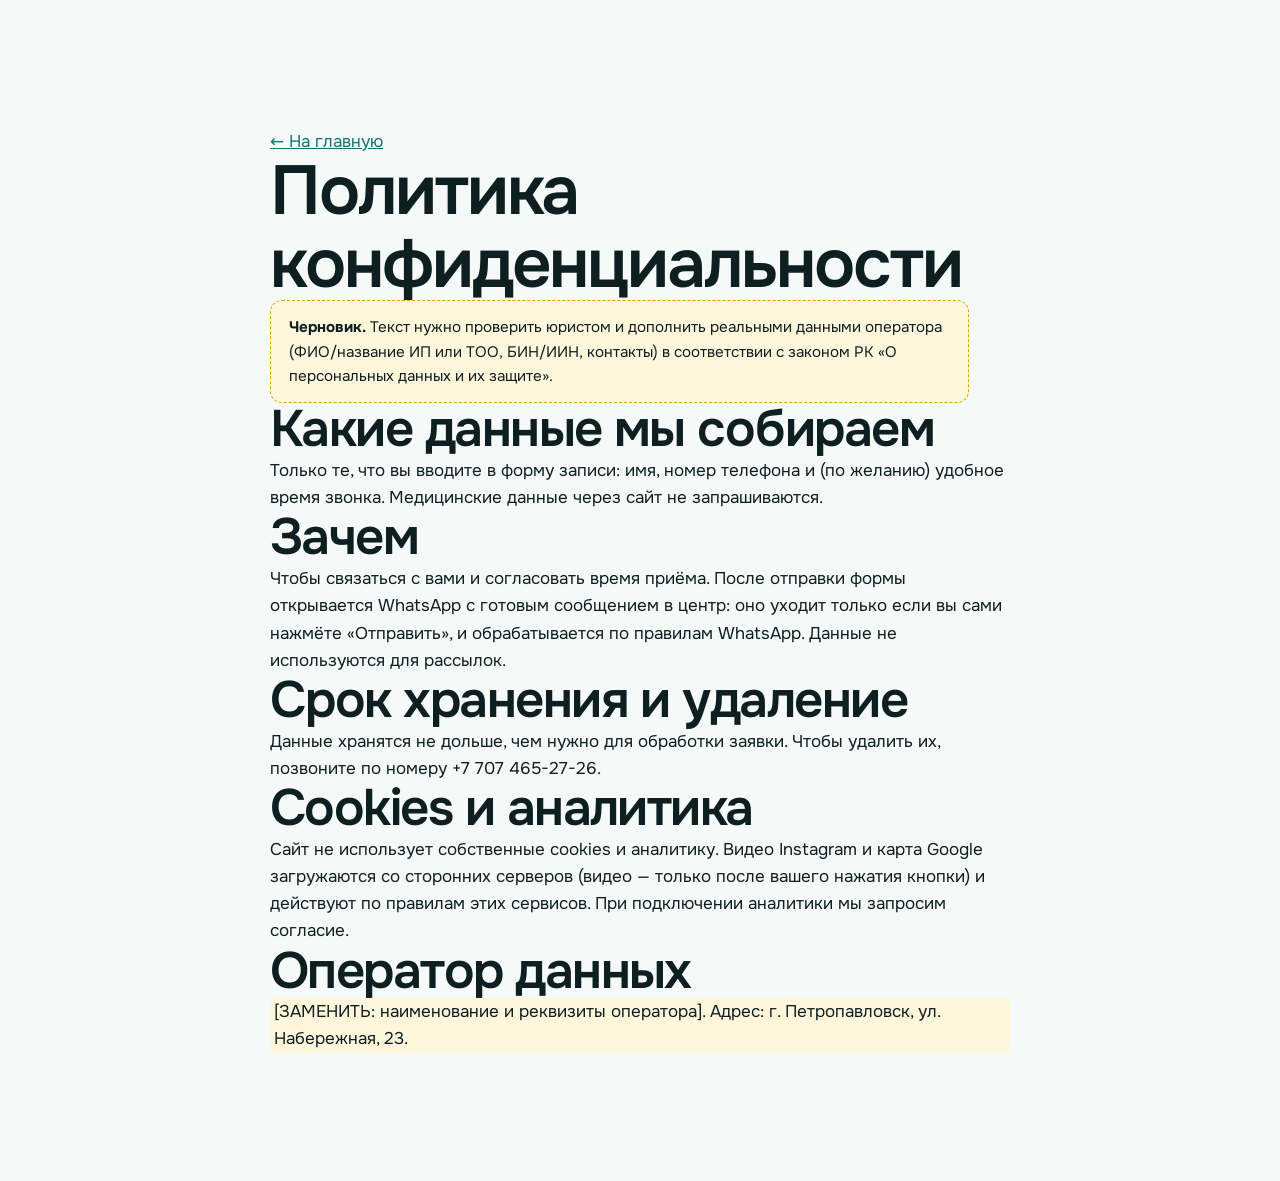
<file: privacy.html>
<!doctype html>
<html lang="ru">
<head>
<meta charset="utf-8">
<meta name="viewport" content="width=device-width, initial-scale=1">
<title>Политика конфиденциальности — Allabergen</title>
<meta name="description" content="Как кабинет Allabergen обрабатывает персональные данные, оставленные на сайте.">
<meta name="robots" content="noindex">
<link rel="icon" href="images/logo.jpg" type="image/jpeg">
<link rel="stylesheet" href="style.css">
</head>
<body>
<main class="sec"><div class="wrap" style="max-width:780px">
<p><a href="index.html">← На главную</a></p>
<h1>Политика конфиденциальности</h1>
<p class="placeholder"><strong>Черновик.</strong> Текст нужно проверить юристом и дополнить реальными данными оператора (ФИО/название ИП или ТОО, БИН/ИИН, контакты) в соответствии с законом РК «О персональных данных и их защите».</p>
<h2>Какие данные мы собираем</h2>
<p>Только те, что вы вводите в форму записи: имя, номер телефона и (по желанию) удобное время звонка. Медицинские данные через сайт не запрашиваются.</p>
<h2>Зачем</h2>
<p>Чтобы связаться с вами и согласовать время приёма. После отправки формы открывается WhatsApp с готовым сообщением в центр: оно уходит только если вы сами нажмёте «Отправить», и обрабатывается по правилам WhatsApp. Данные не используются для рассылок.</p>
<h2>Срок хранения и удаление</h2>
<p>Данные хранятся не дольше, чем нужно для обработки заявки. Чтобы удалить их, позвоните по номеру +7 707 465-27-26.</p>
<h2>Cookies и аналитика</h2>
<p>Сайт не использует собственные cookies и аналитику. Видео Instagram и карта Google загружаются со сторонних серверов (видео — только после вашего нажатия кнопки) и действуют по правилам этих сервисов. При подключении аналитики мы запросим согласие.</p>
<h2>Оператор данных</h2>
<p class="placeholder-inline">[ЗАМЕНИТЬ: наименование и реквизиты оператора]. Адрес: г. Петропавловск, ул. Набережная, 23.</p>
</div></main>
</body>
</html>
</file>
<file: style.css>
@font-face{font-family:Onest;src:url(fonts/onest-cyr.woff2) format("woff2");font-weight:100 900;font-display:swap;unicode-range:U+0301,U+0400-045F,U+0490-0491,U+04B0-04B1,U+2116}
@font-face{font-family:Onest;src:url(fonts/onest-lat.woff2) format("woff2");font-weight:100 900;font-display:swap;unicode-range:U+0000-00FF,U+0131,U+0152-0153,U+02BB-02BC,U+02C6,U+02DA,U+02DC,U+2000-206F,U+20AC,U+2122,U+2190-2193,U+2212,U+2215,U+FEFF,U+FFFD}

:root{
  --bg:#f5f9f8;--surface:#ffffff;--tint:#e3f0ed;--ink:#0e1f21;--muted:#4a5e61;--line:#cfe0dc;
  --accent:#0f766e;--accent-h:#0b5a54;--on-accent:#ffffff;--warn:#a1301f;--note:#fff6dc;--note-line:#d9a400;
  --night:#0c1a1b;--on-night:#e6f1ef;--on-night-muted:#9fb8b4;
  --r:20px;--r-in:12px;--ease:cubic-bezier(.16,1,.3,1);
  --shadow:0 18px 50px -18px rgba(15,118,110,.28);
  --pad:clamp(72px,10vw,136px);
  color-scheme:light dark;
}
@media (prefers-color-scheme:dark){:root{
  --bg:#0b1516;--surface:#122021;--tint:#0f2223;--ink:#e8f2f0;--muted:#9fb5b2;--line:#213638;
  --accent:#3fbfae;--accent-h:#62d3c3;--on-accent:#04201d;--warn:#ff9b8a;--note:#2b2610;--note-line:#8a6d00;
  --shadow:0 18px 50px -18px rgba(0,0,0,.6);
}}

*,*::before,*::after{box-sizing:border-box}
html{scroll-behavior:smooth;scroll-padding-top:88px;-webkit-text-size-adjust:100%}
body{margin:0;font:400 17px/1.6 Onest,"Segoe UI",system-ui,-apple-system,Roboto,Arial,sans-serif;color:var(--ink);background:var(--bg);overflow-x:clip;-webkit-font-smoothing:antialiased}
img,iframe{max-width:100%;display:block}
h1,h2,h3{margin:0;font-weight:600;letter-spacing:-.03em;line-height:1.05;text-wrap:balance}
h1{font-size:clamp(2.3rem,5.4vw,4.4rem)}
h2{font-size:clamp(1.9rem,4vw,3.2rem)}
h3{font-size:clamp(1.25rem,2.2vw,1.7rem);letter-spacing:-.02em;line-height:1.15}
p{margin:0}
a{color:var(--accent)}
ul,ol{margin:0;padding:0;list-style:none}
:focus-visible{outline:3px solid #f2a900;outline-offset:3px;border-radius:6px}
.wrap{max-width:1200px;margin:0 auto;padding:0 20px}
.skip{position:absolute;left:-999px;top:8px;background:var(--surface);padding:8px 14px;z-index:200}
.skip:focus{left:8px}
#top-sentinel{position:absolute;top:0;height:40px;width:1px}

/* scroll progress */
.progress{position:fixed;inset:0 0 auto 0;height:3px;background:var(--accent);transform-origin:0 50%;transform:scaleX(0);z-index:120}
@supports (animation-timeline:scroll()){.progress{animation:grow linear both;animation-timeline:scroll(root)}}
@keyframes grow{to{transform:scaleX(1)}}

/* header */
.header{position:fixed;inset:0 0 auto 0;z-index:100;transition:background .5s var(--ease),box-shadow .5s var(--ease)}
.header.is-stuck{background:color-mix(in srgb,var(--bg) 86%,transparent);backdrop-filter:blur(14px) saturate(1.4);-webkit-backdrop-filter:blur(14px) saturate(1.4);box-shadow:0 1px 0 var(--line)}
.header__in{display:flex;align-items:center;gap:22px;height:76px;transition:height .5s var(--ease)}
.is-stuck .header__in{height:64px}
.logo{display:flex;align-items:center;gap:12px;text-decoration:none;color:var(--ink);font-weight:600;font-size:1.05rem;line-height:1.15;letter-spacing:-.01em;margin-right:auto}
.logo img{border-radius:50%;flex:none;transition:transform .6s var(--ease)}
.logo:hover img{transform:rotate(-8deg) scale(1.06)}
.logo small{display:block;font-weight:400;font-size:.72rem;color:var(--muted);letter-spacing:0}
.nav{display:flex;gap:26px}
.nav a{position:relative;text-decoration:none;color:var(--ink);font-size:.95rem;padding:8px 0;white-space:nowrap}
.nav a::after{content:"";position:absolute;left:0;right:0;bottom:2px;height:2px;background:var(--accent);transform:scaleX(0);transform-origin:100% 50%;transition:transform .45s var(--ease)}
.nav a:hover::after,.nav a:focus-visible::after{transform:scaleX(1);transform-origin:0 50%}
.header__tel{color:var(--ink);text-decoration:none;font-weight:500;white-space:nowrap}
.burger{display:none;width:46px;height:46px;border:1px solid var(--line);border-radius:50%;background:var(--surface);position:relative;cursor:pointer}
.burger span{position:absolute;left:13px;right:13px;height:2px;background:var(--ink);transition:transform .45s var(--ease),top .45s var(--ease)}
.burger span:first-child{top:18px}.burger span:last-child{top:26px}
.burger[aria-expanded=true] span:first-child{top:22px;transform:rotate(45deg)}
.burger[aria-expanded=true] span:last-child{top:22px;transform:rotate(-45deg)}

/* buttons */
.btn{display:inline-flex;align-items:center;justify-content:center;gap:10px;min-height:48px;padding:12px 24px;border-radius:999px;background:var(--accent);color:var(--on-accent);font:600 1rem/1 inherit;text-decoration:none;border:1.5px solid var(--accent);cursor:pointer;white-space:nowrap;transition:background .35s var(--ease),border-color .35s var(--ease),color .35s var(--ease),transform .35s var(--ease),box-shadow .35s var(--ease)}
.btn i{font-style:normal;transition:transform .45s var(--ease)}
.btn:hover{background:var(--accent-h);border-color:var(--accent-h);transform:translateY(-2px);box-shadow:var(--shadow)}
.btn:hover i{transform:translateX(5px)}
.btn:active{transform:scale(.98)}
.btn--ghost{background:transparent;color:var(--ink);border-color:var(--line)}
.btn--ghost:hover{background:var(--surface);color:var(--ink);border-color:var(--accent)}
.btn--lg{min-height:56px;padding:16px 30px;font-size:1.05rem}
.btn--sm{min-height:42px;padding:10px 20px;font-size:.95rem}
.link-arrow{display:inline-flex;gap:8px;font-weight:600;text-decoration:none;border-bottom:1.5px solid currentColor;padding-bottom:3px}
.link-arrow i{font-style:normal;transition:transform .45s var(--ease)}
.link-arrow:hover i{transform:translateX(6px)}

/* hero */
.hero{padding:clamp(104px,13vw,150px) 0 clamp(40px,6vw,80px)}
.hero__in{display:grid;grid-template-columns:1.08fr .92fr;gap:clamp(28px,5vw,72px);align-items:center}
.eyebrow{font-size:.82rem;font-weight:600;letter-spacing:.14em;text-transform:uppercase;color:var(--accent);margin-bottom:22px}
.lead{font-size:clamp(1.05rem,1.6vw,1.25rem);color:var(--muted);max-width:32em}
.hero .lead{margin-top:26px}
.hero__btns{display:flex;flex-wrap:wrap;gap:12px;margin-top:34px}
h1 .w{display:inline-block;overflow:hidden;vertical-align:top;padding-bottom:.14em;margin-bottom:-.14em}
h1 .w>span{display:inline-block}
.hero__photo{margin:0;border-radius:28px;overflow:hidden;aspect-ratio:4/5;max-height:76vh;justify-self:end;width:100%;box-shadow:var(--shadow);view-timeline:--hero block}
.hero__photo img{width:100%;height:112%;object-fit:cover;object-position:50% 46%}

/* stats */
.stats{padding:clamp(28px,5vw,56px) 0 clamp(48px,7vw,88px)}
.stats__list{display:grid;grid-template-columns:repeat(4,1fr)}
.stats__list li{padding:6px 24px;border-left:1px solid var(--line)}
.stats__list li:first-child{padding-left:0;border-left:0}
.stats strong{display:block;font-size:clamp(2.2rem,5vw,4rem);font-weight:600;letter-spacing:-.04em;line-height:1;white-space:nowrap}
.stats span{display:block;margin-top:10px;color:var(--muted);font-size:.95rem;max-width:14em}
.stats__note{margin-top:22px;color:var(--muted);font-size:.85rem}

/* marquee */
.marquee{overflow:hidden;border-block:1px solid var(--line);padding:22px 0;mask-image:linear-gradient(90deg,transparent,#000 8%,#000 92%,transparent)}
.marquee__track{display:flex;width:max-content;animation:marquee 46s linear infinite}
.marquee:hover .marquee__track{animation-play-state:paused}
.marquee span{font-size:clamp(1.4rem,3vw,2.3rem);font-weight:500;letter-spacing:-.02em;white-space:nowrap;padding-right:1.1em}
.marquee span::after{content:"/";margin-left:1.1em;color:var(--accent);font-weight:300}
@keyframes marquee{to{transform:translateX(-50%)}}

/* sections */
.sec{padding:var(--pad) 0}
.sec--tint{background:var(--tint)}
.sec__sub{color:var(--muted);max-width:40em;margin-top:18px;font-size:1.08rem}
.disclaimer{margin-top:34px;font-size:.9rem;color:var(--muted);max-width:52em}
.placeholder{background:var(--note);border:1px dashed var(--note-line);border-radius:var(--r-in);padding:14px 18px;max-width:46em;font-size:.95rem}
.placeholder-inline{background:var(--note);padding:0 4px;border-radius:4px}

/* services */
.svc{display:grid;grid-template-columns:.8fr 1.2fr;gap:clamp(28px,5vw,72px);margin-top:clamp(36px,5vw,64px);align-items:start}
.svc__media{position:sticky;top:104px;aspect-ratio:4/5;max-height:72vh;border-radius:var(--r);overflow:hidden;background:var(--tint)}
.svc__media img{position:absolute;inset:0;width:100%;height:100%;object-fit:cover;opacity:0;transform:scale(1.08);transition:opacity .9s var(--ease),transform 1.4s var(--ease)}
.svc__media img.is-on{opacity:1;transform:none}
.svc__list li{position:relative;padding:26px 0;border-top:1px solid var(--line);transition:padding .6s var(--ease),opacity 1s var(--ease),translate 1s var(--ease)}
.svc__list li:last-child{border-bottom:1px solid var(--line)}
.svc__list li::before{content:"";position:absolute;left:0;top:-1px;height:2px;width:100%;background:var(--accent);transform:scaleX(0);transform-origin:0 50%;transition:transform .7s var(--ease)}
.svc__list h3{transition:color .4s var(--ease)}
.svc__list p{color:var(--muted);margin-top:8px;max-width:34em}
.svc__list li.is-on{padding-left:22px}
.svc__list li.is-on::before{transform:scaleX(1)}
.svc__list li.is-on h3{color:var(--accent)}

/* chips */
.help h2{max-width:14em}
.chips{display:flex;flex-wrap:wrap;gap:12px;margin-top:clamp(32px,5vw,56px)}
.chips li{font-size:clamp(1.05rem,2.2vw,1.6rem);font-weight:500;letter-spacing:-.02em;padding:.55em 1.1em;border:1.5px solid var(--line);border-radius:999px;background:var(--surface);transition:background .45s var(--ease),color .45s var(--ease),border-color .45s var(--ease),transform .45s var(--ease)}
.chips li:hover{background:var(--accent);border-color:var(--accent);color:var(--on-accent);transform:translateY(-3px)}

/* gallery */
.gal__head{display:flex;align-items:end;justify-content:space-between;gap:20px}
.gal__nav{display:flex;gap:10px}
.gal__nav button{width:52px;height:52px;border-radius:50%;border:1.5px solid var(--line);background:var(--surface);color:var(--ink);font-size:1.2rem;cursor:pointer;transition:background .35s var(--ease),color .35s var(--ease),border-color .35s var(--ease),transform .35s var(--ease)}
.gal__nav button:hover{background:var(--accent);border-color:var(--accent);color:var(--on-accent)}
.gal__nav button:active{transform:scale(.94)}
.gal{display:flex;gap:18px;overflow-x:auto;scroll-snap-type:x proximity;scrollbar-width:none;padding:clamp(28px,4vw,48px) max(20px,calc((100vw - 1200px)/2 + 20px)) 8px;cursor:grab;scroll-padding-inline:max(20px,calc((100vw - 1200px)/2 + 20px))}
.gal::-webkit-scrollbar{display:none}
.gal.is-drag{cursor:grabbing;scroll-snap-type:none}
.gal figure{margin:0;flex:none;width:clamp(240px,30vw,380px);scroll-snap-align:start}
.gal__btn{display:block;width:100%;padding:0;border:0;background:var(--tint);border-radius:var(--r);overflow:hidden;aspect-ratio:3/4;cursor:zoom-in}
.gal__btn img{width:100%;height:100%;object-fit:cover;transition:transform 1.2s var(--ease);-webkit-user-drag:none;user-select:none;pointer-events:none}
.gal__btn:hover img{transform:scale(1.06)}
.gal figcaption{margin-top:12px;color:var(--muted);font-size:.95rem}

/* specialist */
.spec{display:grid;grid-template-columns:minmax(260px,.7fr) 1.3fr;gap:clamp(28px,5vw,72px);align-items:start}
.spec__card{position:sticky;top:104px;background:var(--night);color:var(--on-night);border-radius:var(--r);padding:44px 28px;text-align:center;display:flex;flex-direction:column;align-items:center;gap:8px}
.spec__card img{width:150px;height:150px;border-radius:50%;margin-bottom:14px}
.spec__card strong{font-size:1.3rem;font-weight:600;letter-spacing:.04em;text-transform:uppercase}
.spec__card span{color:var(--on-night-muted);font-size:.92rem}
.spec__text .lead{margin-top:20px}
.spec__facts{margin:34px 0 28px}
.spec__facts li{display:grid;grid-template-columns:200px 1fr;gap:20px;padding:20px 0;border-top:1px solid var(--line);color:var(--muted)}
.spec__facts strong{color:var(--ink);font-weight:600}
.spec__text .placeholder{margin-bottom:28px}

/* steps */
.steps{display:grid;grid-template-columns:.8fr 1.2fr;gap:clamp(28px,5vw,72px);align-items:start}
.steps h2{position:sticky;top:110px}
.steps__list{position:relative;counter-reset:s;view-timeline:--steps block}
.steps__list::before,.steps__list::after{content:"";position:absolute;left:23px;top:8px;bottom:8px;width:2px;background:var(--line)}
.steps__list::after{background:var(--accent);transform-origin:50% 0}
.steps__list li{position:relative;counter-increment:s;padding:0 0 44px 76px}
.steps__list li:last-child{padding-bottom:0}
.steps__list li::before{content:counter(s);position:absolute;left:0;top:-6px;width:48px;height:48px;border-radius:50%;background:var(--bg);border:2px solid var(--accent);color:var(--accent);display:grid;place-items:center;font-weight:600;z-index:1}
.steps__list p{color:var(--muted);margin-top:8px;max-width:32em}

/* videos */
.videos{display:grid;grid-template-columns:repeat(3,1fr);gap:18px;margin:clamp(32px,5vw,56px) 0 32px}
.vid{aspect-ratio:9/16;max-height:600px;background:var(--night);border-radius:var(--r);overflow:hidden;position:relative}
.vid button{position:absolute;inset:0;width:100%;border:0;background:radial-gradient(120% 80% at 50% 0%,#18393a,var(--night));color:var(--on-night);font:500 1rem inherit;cursor:pointer;display:flex;flex-direction:column;align-items:center;justify-content:center;gap:16px}
.vid button i{width:76px;height:76px;border-radius:50%;border:1.5px solid rgba(255,255,255,.5);position:relative;transition:transform .6s var(--ease),background .6s var(--ease)}
.vid button i::after{content:"";position:absolute;left:53%;top:50%;translate:-50% -50%;border-style:solid;border-width:11px 0 11px 18px;border-color:transparent transparent transparent #fff}
.vid button:hover i{transform:scale(1.12);background:rgba(255,255,255,.12)}
.vid iframe{width:100%;height:100%;border:0;background:#fff;animation:fade .8s var(--ease)}
@keyframes fade{from{opacity:0}}

/* reviews */
.rev{display:grid;grid-template-columns:.8fr 1.2fr;gap:clamp(28px,5vw,72px);align-items:start}
.rev__score{position:sticky;top:110px;display:flex;align-items:end;gap:18px}
.rev__score strong{font-size:clamp(5rem,13vw,10rem);font-weight:600;letter-spacing:-.06em;line-height:.85;color:var(--accent)}
.rev__score span{color:var(--muted);padding-bottom:10px}
.rev__themes{margin-top:34px}
.rev__themes li{padding:20px 0;border-top:1px solid var(--line);color:var(--muted)}
.rev__themes strong{display:block;color:var(--ink);font-size:1.15rem;font-weight:600;margin-bottom:4px}
.rev__dist{margin-top:24px;color:var(--muted);font-size:.95rem;max-width:44em}

/* faq */
.faq{display:grid;grid-template-columns:.8fr 1.2fr;gap:clamp(28px,5vw,72px);align-items:start}
.faq h2{position:sticky;top:110px}
details{border-top:1px solid var(--line)}
details:last-child{border-bottom:1px solid var(--line)}
summary{cursor:pointer;font-weight:500;font-size:1.12rem;padding:22px 44px 22px 0;list-style:none;position:relative;transition:color .35s var(--ease)}
summary::-webkit-details-marker{display:none}
summary:hover{color:var(--accent)}
summary::before,summary::after{content:"";position:absolute;right:6px;top:50%;width:16px;height:2px;background:currentColor;transition:transform .5s var(--ease)}
summary::after{transform:rotate(90deg)}
details[open] summary::after{transform:rotate(0)}
details p{color:var(--muted);padding:0 44px 24px 0;max-width:40em}
@supports (interpolate-size:allow-keywords){
  :root{interpolate-size:allow-keywords}
  details::details-content{height:0;overflow:clip;opacity:0;transition:height .6s var(--ease),opacity .6s var(--ease),content-visibility .6s allow-discrete}
  details[open]::details-content{height:auto;opacity:1}
}

/* form */
.booking{display:grid;grid-template-columns:.8fr 1.2fr;gap:clamp(28px,5vw,72px);align-items:start}
.booking__text{position:sticky;top:110px}
.booking__alt{margin-top:22px;color:var(--muted)}
.booking__alt a{font-weight:600;white-space:nowrap}
.form{background:var(--surface);border:1px solid var(--line);border-radius:var(--r);padding:clamp(22px,4vw,40px);box-shadow:var(--shadow)}
.field{margin-bottom:20px}
.field label{display:block;font-weight:500;margin-bottom:8px}
.opt{font-weight:400;color:var(--muted)}
.field input[type=text],.field input[type=tel],select{width:100%;min-height:52px;padding:12px 16px;font:inherit;border:1.5px solid var(--line);border-radius:var(--r-in);background:var(--bg);color:var(--ink);transition:border-color .3s var(--ease),box-shadow .3s var(--ease)}
.field input::placeholder{color:var(--muted)}
.field input:focus,select:focus{outline:0;border-color:var(--accent);box-shadow:0 0 0 4px color-mix(in srgb,var(--accent) 22%,transparent)}
.field input[aria-invalid=true]{border-color:var(--warn)}
.field--check{display:grid;grid-template-columns:24px 1fr;gap:0 12px}
.field--check input{width:22px;height:22px;margin:3px 0 0;accent-color:var(--accent)}
.field--check label{font-weight:400;font-size:.92rem;margin:0;color:var(--muted)}
.field--check .err{grid-column:2}
.err{color:var(--warn);font-size:.9rem;margin-top:6px}
.err:empty{display:none}
.form .btn{width:100%}
.form__status{margin-top:16px;font-weight:500}
.form__status:empty{display:none}
.form__status.ok{color:var(--accent)}.form__status.bad{color:var(--warn)}

/* contacts */
.contacts{display:grid;grid-template-columns:.8fr 1.2fr;gap:clamp(28px,5vw,72px);align-items:stretch}
address{font-style:normal;margin:30px 0}
address p{padding:16px 0;border-top:1px solid var(--line);color:var(--muted)}
address strong{display:block;color:var(--ink);font-weight:600;font-size:.85rem;letter-spacing:.08em;text-transform:uppercase;margin-bottom:4px}
address a{color:var(--ink);font-weight:500}
.map{border-radius:var(--r);overflow:hidden;min-height:420px;background:var(--surface)}
.map iframe{width:100%;height:100%;min-height:420px;border:0}

/* footer */
.footer{background:var(--night);color:var(--on-night-muted);padding:64px 0 110px}
.footer a{color:var(--on-night);text-decoration:none;transition:opacity .3s}
.footer a:hover{opacity:.7}
.footer__in{display:grid;grid-template-columns:1.4fr 1fr;gap:32px}
.footer__brand{display:flex;gap:18px;align-items:center}
.footer__brand img{border-radius:50%;flex:none}
.footer__brand strong{color:var(--on-night);font-size:1.15rem;letter-spacing:.04em;text-transform:uppercase}
.footer__brand p{margin-top:4px;font-size:.92rem}
.footer__nav{display:grid;gap:8px;justify-items:start}
.footer__legal{grid-column:1/-1;font-size:.82rem;border-top:1px solid rgba(255,255,255,.12);padding-top:22px}

.mbar{display:none}

/* lightbox */
.lightbox{border:0;padding:0;background:transparent;max-width:none;max-height:none;width:100vw;height:100dvh;display:none;place-items:center}
.lightbox[open]{display:grid;animation:fade .4s var(--ease)}
.lightbox::backdrop{background:rgba(6,14,15,.9)}
.lightbox img{max-width:92vw;max-height:90dvh;border-radius:var(--r);animation:zoom .6s var(--ease)}
.lightbox__close{position:fixed;top:18px;right:18px;width:50px;height:50px;border-radius:50%;border:0;background:rgba(255,255,255,.14);color:#fff;font-size:1.7rem;line-height:1;cursor:pointer}
@keyframes zoom{from{opacity:0;scale:.94}}

/* motion: only when the visitor allows it */
@media (prefers-reduced-motion:no-preference){
  .js [data-reveal]{opacity:0;translate:0 30px;transition:opacity 1s var(--ease),translate 1s var(--ease);transition-delay:calc(var(--i,0)*80ms)}
  .js .svc__list [data-reveal]{transition:padding .6s var(--ease),opacity 1s var(--ease) calc(var(--i,0)*80ms),translate 1s var(--ease) calc(var(--i,0)*80ms)}
  .js [data-reveal].in{opacity:1;translate:none}
  .js .chips li:not(.in){opacity:0}
  .chips li.in{animation:pop .9s var(--ease) backwards;animation-delay:calc(var(--i,0)*60ms)}
  @keyframes pop{from{opacity:0;scale:.86;translate:0 18px}}

  .hero__a{animation:rise 1.1s var(--ease) both;animation-delay:calc(.15s + var(--d)*90ms)}
  h1 .w>span{animation:word 1.1s var(--ease) both;animation-delay:calc(.2s + var(--d)*80ms)}
  .hero__photo{animation:unveil 1.5s var(--ease) .25s both}
  .hero__photo img{animation:settle 2s var(--ease) .25s both}
  .header{animation:drop .9s var(--ease) both}
  @keyframes rise{from{opacity:0;transform:translateY(26px)}}
  @keyframes word{from{transform:translateY(110%)}}
  @keyframes unveil{from{clip-path:inset(100% 0 0 0 round 28px)}to{clip-path:inset(0 round 28px)}}
  @keyframes settle{from{scale:1.25}}
  @keyframes drop{from{opacity:0;translate:0 -20px}}

  @supports (animation-timeline:view()){
    .hero__photo img{animation:settle 2s var(--ease) .25s both,drift linear both;animation-timeline:auto,--hero;animation-range:normal,exit 0% exit 100%}
    @keyframes drift{to{translate:0 -10%}}
    .steps__list::after{animation:draw linear both;animation-timeline:--steps;animation-range:entry 30% cover 62%}
    @keyframes draw{from{transform:scaleY(0)}}
  }
}
@media (prefers-reduced-motion:reduce){
  html{scroll-behavior:auto}
  *,*::before,*::after{transition-duration:.01ms!important;animation:none!important}
  .progress{display:none}
}

@media (max-width:1020px){
  .header__tel,.header__cta{display:none}
  .burger{display:block}
  .nav{position:fixed;inset:0 0 auto 0;padding:92px 20px 28px;flex-direction:column;gap:0;background:var(--bg);box-shadow:0 30px 60px -30px rgba(0,0,0,.35);transform:translateY(-102%);visibility:hidden;transition:transform .7s var(--ease),visibility 0s .7s;z-index:-1}
  .nav.open{transform:none;visibility:visible;transition:transform .7s var(--ease)}
  .nav a{padding:16px 0;border-top:1px solid var(--line);font-size:1.3rem;font-weight:500;letter-spacing:-.02em}
  .nav a::after{display:none}
  .hero__in,.svc,.spec,.steps,.rev,.faq,.booking,.contacts{grid-template-columns:1fr}
  .hero__photo{aspect-ratio:4/3.4;max-height:none}
  .svc__media,.spec__card,.steps h2,.faq h2,.rev__score,.booking__text{position:static}
  .svc__media{position:relative;top:auto;aspect-ratio:16/11;max-height:none}
  .stats__list{grid-template-columns:1fr 1fr;gap:28px 0}
  .stats__list li:nth-child(odd){padding-left:0;border-left:0}
  .videos{grid-template-columns:1fr;max-width:380px}
  .spec__facts li{grid-template-columns:1fr;gap:4px}
  .footer__in{grid-template-columns:1fr}
  .mbar{display:grid;grid-template-columns:1fr 1fr 1fr;gap:8px;position:fixed;left:0;right:0;bottom:0;z-index:90;padding:10px 12px calc(10px + env(safe-area-inset-bottom));background:color-mix(in srgb,var(--bg) 90%,transparent);backdrop-filter:blur(12px);-webkit-backdrop-filter:blur(12px);border-top:1px solid var(--line);transform:translateY(110%);transition:transform .7s var(--ease)}
  .mbar.show{transform:none}
  .mbar .btn{padding:10px 6px;font-size:.92rem;min-height:48px}
  .mbar .btn:hover{transform:none;box-shadow:none}
}
@media (max-width:520px){
  body{font-size:16px}
  .logo small{display:none}
  .hero__btns .btn{width:100%}
  .gal figure{width:74vw}
}

/* ===== v4: видео, отзывы, дополнительные анимации ===== */
.videos{grid-template-columns:repeat(3,1fr);gap:22px}
.vcard h3{margin-top:18px;font-size:1.25rem}
.vcard p{color:var(--muted);margin-top:6px;font-size:.98rem}
.vcard__media{display:block;position:relative;width:100%;aspect-ratio:9/14;border-radius:var(--r);overflow:hidden;background:var(--night)}
video.vcard__media{object-fit:cover}
.vcard__media img{width:100%;height:100%;object-fit:cover;transition:transform 1.4s var(--ease),filter .6s var(--ease)}
.vcard__media::after{content:"";position:absolute;inset:0;background:linear-gradient(180deg,transparent 45%,rgba(6,14,15,.55))}
.vcard__play{position:absolute;left:50%;top:50%;z-index:1;width:78px;height:78px;margin:-39px 0 0 -39px;border-radius:50%;background:rgba(255,255,255,.94);transition:transform .6s var(--ease)}
.vcard__play::before{content:"";position:absolute;left:54%;top:50%;translate:-50% -50%;border-style:solid;border-width:12px 0 12px 19px;border-color:transparent transparent transparent #0c1a1b}
.vcard__play::after{content:"";position:absolute;inset:0;border-radius:50%;border:2px solid rgba(255,255,255,.8)}
.vcard__media:hover img{transform:scale(1.07);filter:brightness(.9)}
.vcard__media:hover .vcard__play{transform:scale(1.12)}

.rv{margin-top:clamp(40px,6vw,72px);overflow:hidden;display:grid;gap:18px;view-timeline:--rv block}
.rv__row{display:flex;gap:18px;width:max-content;padding-inline:20px}
.rv__row li{flex:none;width:min(360px,80vw);background:var(--surface);border:1px solid var(--line);border-radius:var(--r);padding:26px;display:flex;flex-direction:column;gap:14px;transition:transform .6s var(--ease),border-color .6s var(--ease),box-shadow .6s var(--ease)}
.rv__row li:hover{transform:translateY(-6px);border-color:var(--accent);box-shadow:var(--shadow)}
.rv__row p{color:var(--ink);line-height:1.5}
.rv__row small{margin-top:auto;color:var(--muted);font-size:.85rem}
.stars{color:var(--accent);letter-spacing:.14em;font-size:1.05rem}
.stars i{font-style:normal;color:var(--line)}
.rv__foot{margin-top:28px}
.rv__foot .hero__btns{margin-top:22px}

.footer__mark{grid-column:1/-1;margin:26px 0 0;font-size:clamp(2rem,8.6vw,8rem);font-weight:600;letter-spacing:-.05em;line-height:1;color:var(--on-night);opacity:.16;white-space:nowrap;overflow:hidden}
.footer__mark span{display:inline-block}

.spec__card,.form{position:relative;isolation:isolate}
.spec__card{position:sticky}
.spec__card::before,.form::before{content:"";position:absolute;inset:0;border-radius:inherit;z-index:-1;opacity:0;transition:opacity .6s var(--ease);pointer-events:none;background:radial-gradient(420px circle at var(--sx,50%) var(--sy,50%),color-mix(in srgb,var(--accent) 26%,transparent),transparent 62%)}
.spec__card:hover::before,.form:hover::before{opacity:1}

h2 .w{display:inline-block;overflow:hidden;vertical-align:top;padding-bottom:.14em;margin-bottom:-.14em}
h2 .w>span{display:inline-block}

@media (prefers-reduced-motion:no-preference){
  .btn--lg,.header__cta{translate:var(--mx,0) var(--my,0);transition:background .35s var(--ease),border-color .35s var(--ease),color .35s var(--ease),transform .35s var(--ease),box-shadow .35s var(--ease),translate .5s var(--ease)}
  .hero__photo{transform:perspective(1100px) rotateX(var(--rx,0deg)) rotateY(var(--ry,0deg));transition:transform .9s var(--ease)}

  .js h2[data-reveal]{opacity:1;translate:none}
  .js h2[data-reveal] .w>span{transform:translateY(110%);transition:transform 1.1s var(--ease);transition-delay:calc(var(--k,0)*70ms)}
  .js h2[data-reveal].in .w>span{transform:none}

  .js [data-clip]>img,.js figure[data-reveal] .gal__btn,.js .vcard[data-reveal] .vcard__media{clip-path:inset(0 0 100% 0 round var(--r));transition:clip-path 1.4s var(--ease);transition-delay:calc(var(--i,0)*90ms)}
  .js [data-clip].in>img,.js figure[data-reveal].in .gal__btn,.js .vcard[data-reveal].in .vcard__media{clip-path:inset(0 round var(--r))}

  .vcard__play::after{animation:ring 2.6s var(--ease) infinite}
  @keyframes ring{from{transform:scale(1);opacity:.9}to{transform:scale(1.7);opacity:0}}

  .js .footer__mark span{transform:translateY(105%);transition:transform 1.2s var(--ease);transition-delay:calc(var(--k,0)*35ms)}
  .js .footer__mark.in span{transform:none}

  .js .stars{background:linear-gradient(90deg,var(--accent) 50%,var(--line) 50%) 100% 0/200% 100%;-webkit-background-clip:text;background-clip:text;color:transparent;transition:background-position 1.6s var(--ease) .3s}
  .js .rv.in .stars{background-position:0 0}

  @supports (animation-timeline:view()){
    @media (hover:hover){
      .rv__row{animation:slide-a linear both;animation-timeline:--rv;animation-range:entry 0% exit 100%}
      .rv__row--back{animation-name:slide-b}
      @keyframes slide-a{from{transform:translateX(4%)}to{transform:translateX(-22%)}}
      @keyframes slide-b{from{transform:translateX(-22%)}to{transform:translateX(4%)}}
    }
  }
}
@media (hover:none){
  .rv{overflow:visible}
  .rv__row{width:auto;overflow-x:auto;scroll-snap-type:x mandatory;scrollbar-width:none;padding-bottom:4px}
  .rv__row::-webkit-scrollbar{display:none}
  .rv__row li{scroll-snap-align:center}
}
@media (max-width:1020px){
  .videos{grid-template-columns:1fr 1fr;max-width:none}
  .spec__card{position:relative;top:auto}
}
@media (max-width:620px){
  .videos{grid-template-columns:1fr;max-width:380px}
}

/* ===== v5: позвоночник-навигатор, заставка, курс, история, памятка, бегущие отзывы ===== */
@property --p{syntax:"<number>";inherits:true;initial-value:1}

.sec--flush{padding-top:0}

/* заставка с логотипом: показывается один раз за посещение */
.intro{position:fixed;inset:0;z-index:300;background:var(--night);display:grid;place-items:center;pointer-events:none;visibility:hidden}
.intro img{width:110px;height:110px;border-radius:50%}

/* позвоночник: изогнут в начале страницы и выпрямляется по мере прокрутки */
.spine{display:none}
@media (min-width:1340px){
  .progress{display:none}
  .spine{position:fixed;right:22px;top:50%;translate:0 -50%;z-index:80;display:flex;flex-direction:column;align-items:center;gap:6px;padding:14px 10px}
  .spine a{position:relative;display:block;width:20px;height:9px;border-radius:5px;background:var(--line);translate:calc(var(--off,0)*(1 - var(--p))*1px) 0;transition:background .5s var(--ease),width .5s var(--ease),height .5s var(--ease)}
  .spine a::before{content:"";position:absolute;inset:-4px -12px}
  .spine a:hover,.spine a:focus-visible{background:var(--accent-h);width:28px}
  .spine a.is-on{background:var(--accent);width:30px;height:11px}
  .spine a span{position:absolute;right:calc(100% + 14px);top:50%;translate:8px -50%;white-space:nowrap;font-size:.82rem;font-weight:500;color:var(--on-accent);background:var(--accent);padding:5px 12px;border-radius:999px;opacity:0;pointer-events:none;transition:opacity .4s var(--ease),translate .4s var(--ease)}
  .spine a:hover span,.spine a:focus-visible span{opacity:1;translate:0 -50%}
}

/* курс в цифрах */
.bento{display:grid;grid-template-columns:repeat(4,1fr);grid-auto-rows:minmax(190px,auto);gap:16px;margin-top:clamp(32px,5vw,56px)}
.bento li{background:var(--surface);border:1px solid var(--line);border-radius:var(--r);padding:26px;display:flex;flex-direction:column;justify-content:space-between;gap:18px;transition:opacity 1s var(--ease),translate 1s var(--ease),border-color .5s var(--ease),box-shadow .5s var(--ease)}
.bento li:hover{border-color:var(--accent);box-shadow:var(--shadow)}
.bento strong{font-size:clamp(2.2rem,4.6vw,3.8rem);font-weight:600;letter-spacing:-.04em;line-height:1;white-space:nowrap}
.bento span{color:var(--muted);font-size:.98rem;max-width:22em}
.bento__a{grid-column:span 2;background:var(--accent)!important;border-color:var(--accent)!important}
.bento__a strong,.bento__a span{color:var(--on-accent)}
.bento__c{grid-row:span 2;padding:0!important;overflow:hidden}
.bento__c img{width:100%;height:100%;object-fit:cover;transition:transform 1.4s var(--ease)}
.bento__c:hover img{transform:scale(1.06)}
.bento__e{grid-column:span 2;background:var(--tint)!important}

.feature{display:grid;grid-template-columns:.8fr 1.2fr;gap:clamp(28px,5vw,72px);align-items:start;margin-top:16px;background:var(--tint);border-radius:var(--r);padding:clamp(26px,4.5vw,56px)}
.feature__img{margin:0;border-radius:var(--r);overflow:hidden;aspect-ratio:1/1;max-height:520px}
.feature__img img{width:100%;height:100%;object-fit:cover}
.feature__text h3{font-size:clamp(1.6rem,3vw,2.4rem);letter-spacing:-.03em}
.feature__text>p{color:var(--muted);max-width:40em}
.feature__text .ticks{margin-top:22px}
.feature__text .disclaimer{margin-top:24px}

.ticks{display:flex;flex-wrap:wrap;gap:10px 12px;margin-top:26px}
.ticks li{position:relative;padding:10px 16px 10px 42px;border:1.5px solid var(--line);border-radius:999px;background:var(--surface);font-weight:500}
.ticks li::before{content:"";position:absolute;left:17px;top:50%;width:12px;height:7px;margin-top:-6px;border-left:2.5px solid var(--accent);border-bottom:2.5px solid var(--accent);rotate:-45deg;transform-origin:0 100%}
.ticks--row li{border-radius:var(--r-in);flex:1 1 240px;font-weight:400;padding-top:14px;padding-bottom:14px}
.ticks--row li::before{top:26px}

/* история */
.tl{position:relative;display:grid;grid-template-columns:repeat(4,1fr);gap:28px;margin-top:clamp(40px,6vw,72px);padding-top:38px;view-timeline:--tl block}
.tl::before,.tl::after{content:"";position:absolute;left:0;right:0;top:6px;height:2px;background:var(--line)}
.tl::after{background:var(--accent);transform-origin:0 50%}
.tl li{position:relative}
.tl li::before{content:"";position:absolute;left:0;top:-39px;width:16px;height:16px;border-radius:50%;background:var(--bg);border:3px solid var(--accent);z-index:1}
.tl strong{display:block;font-size:.85rem;font-weight:600;letter-spacing:.12em;text-transform:uppercase;color:var(--accent);margin-bottom:10px}
.tl p{color:var(--muted);margin-top:8px;font-size:.98rem}

/* памятка */
.memo{grid-column:1/-1;margin-top:clamp(40px,6vw,72px);background:var(--tint);border-radius:var(--r);padding:clamp(24px,4vw,40px)}
.memo h3{font-size:clamp(1.4rem,2.6vw,2rem)}

/* отзывы едут сами */
.rv__row{gap:0;padding-inline:0}
.rv__row li{margin-right:18px}

@media (prefers-reduced-motion:no-preference){
  .rv__row{animation:rv-run 80s linear infinite!important;animation-timeline:auto!important;animation-range:normal!important}
  .rv__row--back{animation-direction:reverse!important}
  .rv:hover .rv__row,.rv:focus-within .rv__row{animation-play-state:paused}
  @keyframes rv-run{to{transform:translateX(-50%)}}

  html:not(.no-intro) .intro{visibility:visible;animation:intro-out .9s var(--ease) .75s forwards}
  html:not(.no-intro) .intro img{animation:intro-logo 1.1s var(--ease) both}
  @keyframes intro-out{to{transform:translateY(-100%);visibility:hidden}}
  @keyframes intro-logo{from{opacity:0;scale:.7;rotate:-30deg}}
  html:not(.no-intro) .hero__a{animation-delay:calc(1.05s + var(--d)*90ms)}
  html:not(.no-intro) h1 .w>span{animation-delay:calc(1.1s + var(--d)*80ms)}
  html:not(.no-intro) .hero__photo{animation-delay:1.05s}
  html:not(.no-intro) .hero__photo img{animation-delay:1.05s,0s}
  html:not(.no-intro) .header{animation-delay:1s}

  .js .ticks li::before{scale:0;transition:scale .7s var(--ease);transition-delay:calc(.25s + var(--i,0)*80ms)}
  .js .ticks li.in::before{scale:1}
  .js .tl li::before{scale:0;transition:scale .8s var(--ease);transition-delay:calc(.2s + var(--i,0)*140ms)}
  .js .tl li.in::before{scale:1}
  .js .tl [data-reveal]{transition-delay:calc(var(--i,0)*140ms)}

  .spine a{transition:background .5s var(--ease),width .5s var(--ease),height .5s var(--ease),translate .25s linear}
  @supports (animation-timeline:scroll()){
    .spine{animation:straighten linear both;animation-timeline:scroll(root)}
    @keyframes straighten{from{--p:0}to{--p:1}}
    .tl::after{animation:tl-draw linear both;animation-timeline:--tl;animation-range:entry 20% cover 45%}
    @keyframes tl-draw{from{transform:scaleX(0)}}
    @keyframes tl-draw-y{from{transform:scaleY(0)}}
    .bento__c img,.feature__img img{animation:img-drift linear both;animation-timeline:view();scale:1.14}
    @keyframes img-drift{from{translate:0 5%}to{translate:0 -5%}}
  }
}
@media (hover:none){
  .rv{overflow:hidden}
  .rv__row{width:max-content;overflow:visible}
}
@media (prefers-reduced-motion:reduce){
  .rv__row{width:auto;overflow-x:auto}
}
@media (max-width:1020px){
  .bento{grid-template-columns:1fr 1fr}
  .bento__c{grid-row:auto;grid-column:span 2;aspect-ratio:16/10}
  .feature{grid-template-columns:1fr}
  .feature__img{aspect-ratio:16/12;max-height:none}
  .tl{grid-template-columns:1fr;gap:30px;padding-top:0;padding-left:34px}
  .tl::before,.tl::after{left:7px;right:auto;top:6px;bottom:6px;width:2px;height:auto}
  .tl::after{transform-origin:50% 0;animation-name:tl-draw-y!important}
  .tl li::before{left:-34px;top:2px}
}
@media (max-width:1020px){
  .link-arrow{min-height:44px;align-items:center}
  .field--check{grid-template-columns:28px 1fr}
  .field--check input{width:26px;height:26px;margin-top:1px}
  .field--check label{padding:4px 0}
}
@media (max-width:520px){
  .bento{grid-template-columns:1fr}
  .bento__a,.bento__c,.bento__e{grid-column:auto}
}
</file>
